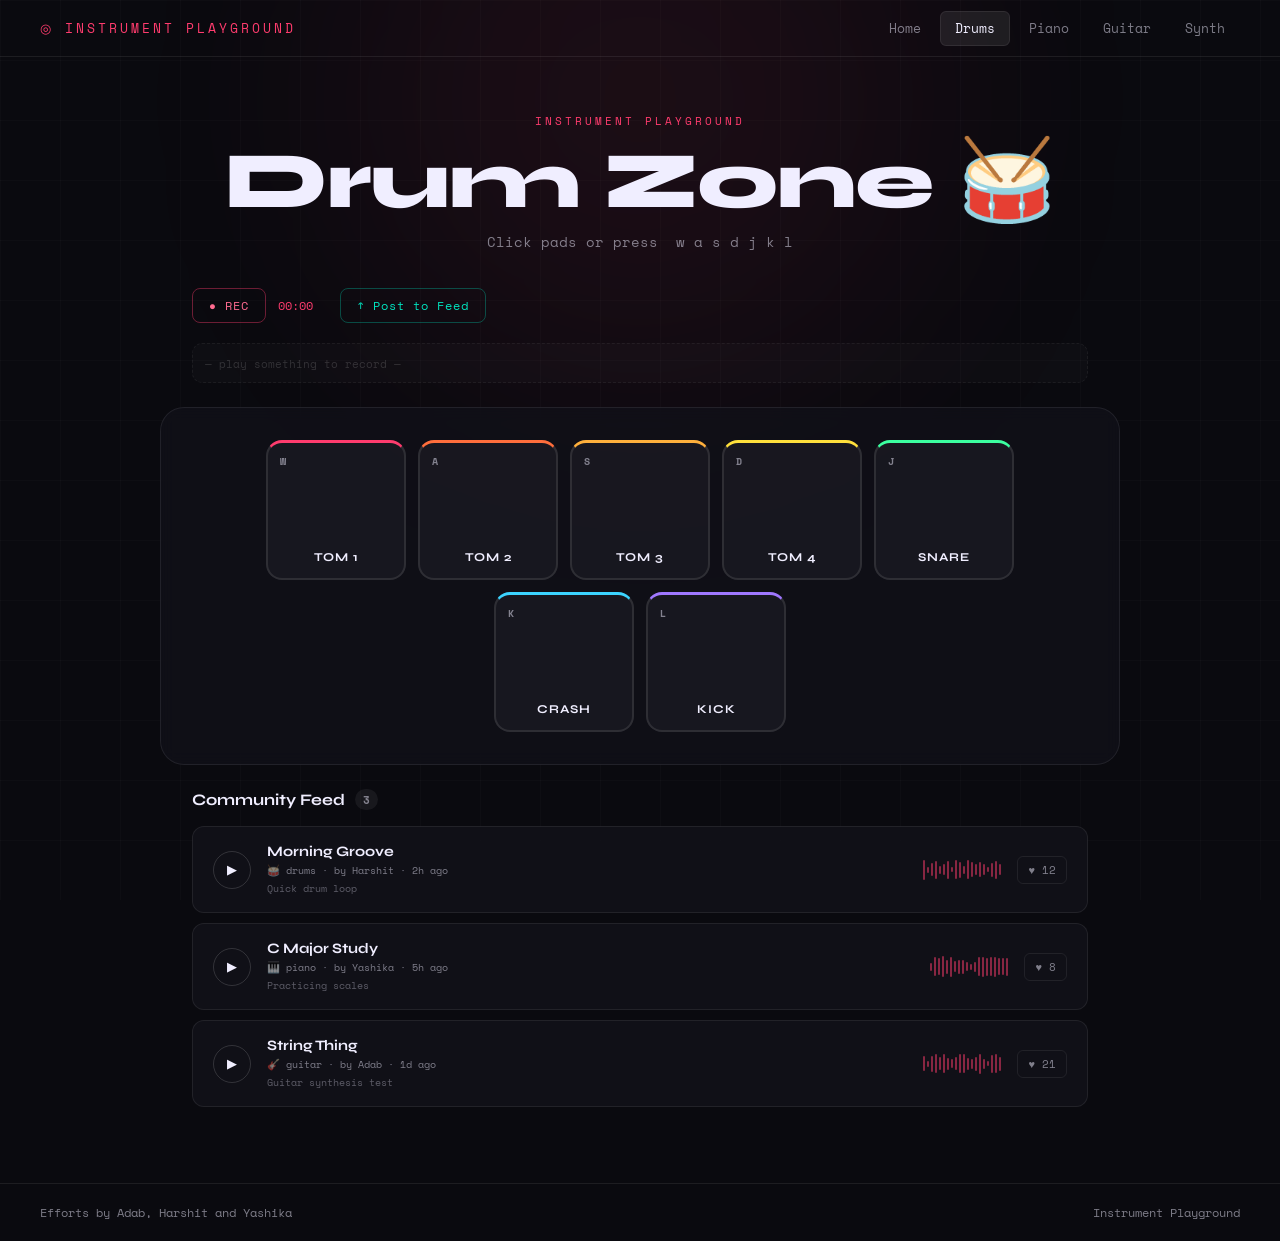
<file: index.html>
<!DOCTYPE html>
<html lang="en" dir="ltr">
<head>
  <meta charset="utf-8">
  <meta name="viewport" content="width=device-width, initial-scale=1.0">
  <title>Drum Zone · Instrument Playground</title>
  <link href="https://fonts.googleapis.com/css2?family=Space+Mono:wght@400;700&family=Syne:wght@400;700;800&display=swap" rel="stylesheet">
  <link rel="stylesheet" href="./styles.css">
  <style>
    body { --accent: #ff3c6e; --accent-glow: rgba(255,60,110,0.12); }

    .drum {
      background-color: rgba(255,255,255,0.04);
      flex-direction: column;
      justify-content: flex-end;
      padding-bottom: 14px;
      gap: 4px;
    }

    .pad-w  { border-top: 3px solid #ff3c6e; }
    .pad-a  { border-top: 3px solid #ff6e3c; }
    .pad-s  { border-top: 3px solid #ffb03c; }
    .pad-d  { border-top: 3px solid #ffe03c; }
    .pad-j  { border-top: 3px solid #3cffa0; }
    .pad-k  { border-top: 3px solid #3cd4ff; }
    .pad-l  { border-top: 3px solid #a078ff; }
  </style>
</head>
<body data-instrument="drums" data-emoji="🥁">
  <div class="glow"></div>

  <nav>
    <a class="logo" href="./home.html">◎ Instrument Playground</a>
    <ul class="nav-links">
      <li><a href="./home.html">Home</a></li>
      <li><a href="./index.html" class="active">Drums</a></li>
      <li><a href="./piano.html">Piano</a></li>
      <li><a href="./guitar.html">Guitar</a></li>
      <li><a href="./synth.html">Synth</a></li>
    </ul>
  </nav>

  <header class="page-hero">
    <span class="page-tag">Instrument Playground</span>
    <h1>Drum Zone 🥁</h1>
    <p>Click pads or press &nbsp;w a s d j k l</p>
  </header>

  <!-- Record controls -->
  <div class="controls-bar">
    <button class="ctrl-btn record">● REC</button>
    <span class="rec-timer">00:00</span>
    <button class="ctrl-btn post">↑ Post to Feed</button>
  </div>

  <!-- Sequence strip -->
  <div class="sequence-strip">
    <div class="sequence-events">
      <span class="seq-empty">— play something to record —</span>
    </div>
  </div>

  <!-- Drum pads -->
  <section class="instrument-card">
    <div class="set">
      <button class="w drum pad-w" data-key="w">
        <span class="key-label">W</span>
        <span class="pad-name">TOM 1</span>
      </button>
      <button class="a drum pad-a" data-key="a">
        <span class="key-label">A</span>
        <span class="pad-name">TOM 2</span>
      </button>
      <button class="s drum pad-s" data-key="s">
        <span class="key-label">S</span>
        <span class="pad-name">TOM 3</span>
      </button>
      <button class="d drum pad-d" data-key="d">
        <span class="key-label">D</span>
        <span class="pad-name">TOM 4</span>
      </button>
      <button class="j drum pad-j" data-key="j">
        <span class="key-label">J</span>
        <span class="pad-name">SNARE</span>
      </button>
      <button class="k drum pad-k" data-key="k">
        <span class="key-label">K</span>
        <span class="pad-name">CRASH</span>
      </button>
      <button class="l drum pad-l" data-key="l">
        <span class="key-label">L</span>
        <span class="pad-name">KICK</span>
      </button>
    </div>
  </section>

  <!-- Community Feed -->
  <div class="feed-section">
    <div class="feed-header">
      Community Feed <span class="feed-count" id="feedCount">0</span>
    </div>
    <div class="feed-list" id="feedList"></div>
  </div>

  <!-- Post Modal -->
  <div class="modal-overlay" id="postModal">
    <div class="modal">
      <h3>🥁 Share Your Beat</h3>
      <input type="hidden" id="postInstrument">
      <input type="hidden" id="postEmoji">
      <label>Title</label>
      <input type="text" id="postTitle" placeholder="My sick groove...">
      <label>Your Name</label>
      <input type="text" id="postAuthor" placeholder="Harshit">
      <label>Description (optional)</label>
      <textarea id="postDesc" placeholder="What did you make?"></textarea>
      <div class="modal-actions">
        <button class="btn-cancel" onclick="closePostModal()">Cancel</button>
        <button class="btn-post" onclick="submitPost()">Post It ↗</button>
      </div>
    </div>
  </div>

  <footer>
    <span>Efforts by Adab, Harshit and Yashika</span>
    <span>Instrument Playground</span>
  </footer>

  <script>
    var audioCtx;

    function getAudioCtx() {
      if (!audioCtx) audioCtx = new (window.AudioContext || window.webkitAudioContext)();
      return audioCtx;
    }

    // Synthesize drum sounds using Web Audio
    function playDrum(type) {
      const ctx = getAudioCtx();
      const now = ctx.currentTime;

      if (type === 'kick') {
        const osc = ctx.createOscillator();
        const gain = ctx.createGain();
        osc.connect(gain); gain.connect(ctx.destination);
        osc.frequency.setValueAtTime(150, now);
        osc.frequency.exponentialRampToValueAtTime(0.01, now + 0.5);
        gain.gain.setValueAtTime(1, now);
        gain.gain.exponentialRampToValueAtTime(0.001, now + 0.5);
        osc.start(now); osc.stop(now + 0.5);
      }
      else if (type === 'snare') {
        const buf = ctx.createBuffer(1, ctx.sampleRate * 0.2, ctx.sampleRate);
        const d = buf.getChannelData(0);
        for (let i = 0; i < d.length; i++) d[i] = (Math.random() * 2 - 1);
        const src = ctx.createBufferSource();
        src.buffer = buf;
        const gain = ctx.createGain();
        const filt = ctx.createBiquadFilter();
        filt.type = 'highpass'; filt.frequency.value = 1000;
        src.connect(filt); filt.connect(gain); gain.connect(ctx.destination);
        gain.gain.setValueAtTime(0.8, now);
        gain.gain.exponentialRampToValueAtTime(0.001, now + 0.2);
        src.start(now);
      }
      else if (type === 'crash') {
        const buf = ctx.createBuffer(1, ctx.sampleRate * 1.2, ctx.sampleRate);
        const d = buf.getChannelData(0);
        for (let i = 0; i < d.length; i++) d[i] = (Math.random() * 2 - 1);
        const src = ctx.createBufferSource();
        src.buffer = buf;
        const gain = ctx.createGain();
        const filt = ctx.createBiquadFilter();
        filt.type = 'highpass'; filt.frequency.value = 6000;
        src.connect(filt); filt.connect(gain); gain.connect(ctx.destination);
        gain.gain.setValueAtTime(0.6, now);
        gain.gain.exponentialRampToValueAtTime(0.001, now + 1.2);
        src.start(now);
      }
      else if (type.startsWith('tom')) {
        const freq = { tom1: 200, tom2: 160, tom3: 130, tom4: 100 }[type] || 150;
        const osc = ctx.createOscillator();
        const gain = ctx.createGain();
        osc.connect(gain); gain.connect(ctx.destination);
        osc.frequency.setValueAtTime(freq, now);
        osc.frequency.exponentialRampToValueAtTime(freq * 0.4, now + 0.3);
        gain.gain.setValueAtTime(0.9, now);
        gain.gain.exponentialRampToValueAtTime(0.001, now + 0.3);
        osc.start(now); osc.stop(now + 0.3);
      }
    }

    function makeSound(key) {
      switch(key) {
        case 'w': playDrum('tom1'); break;
        case 'a': playDrum('tom2'); break;
        case 's': playDrum('tom3'); break;
        case 'd': playDrum('tom4'); break;
        case 'j': playDrum('snare'); break;
        case 'k': playDrum('crash'); break;
        case 'l': playDrum('kick'); break;
      }
    }
  </script>
  <script src="./shared.js"></script>
</body>
</html>
</file>
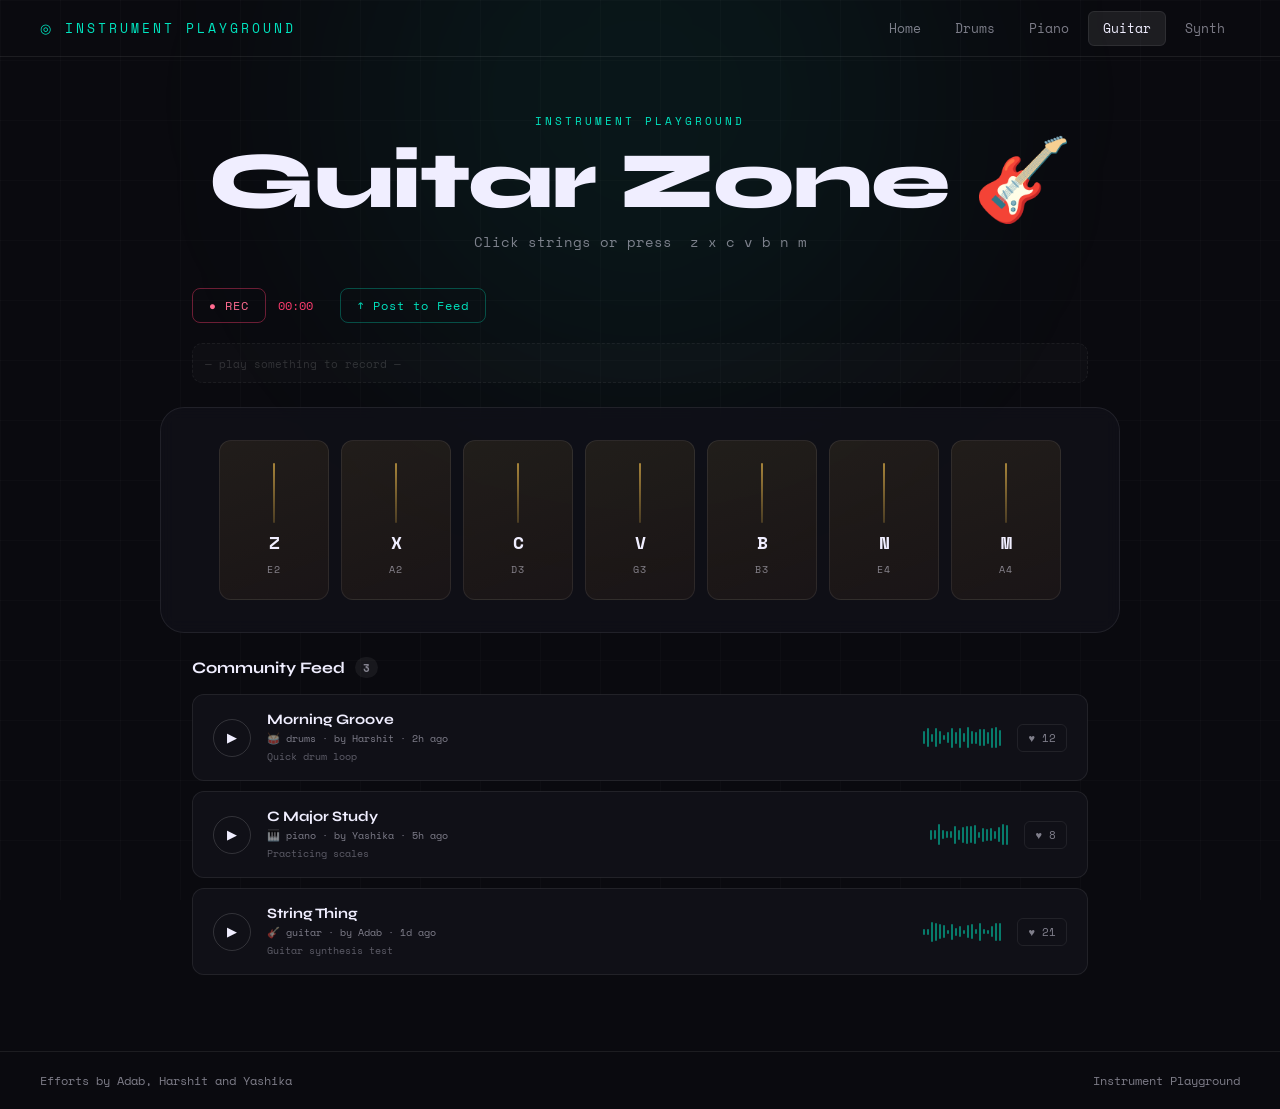
<file: guitar.html>
<!DOCTYPE html>
<html lang="en" dir="ltr">
<head>
  <meta charset="utf-8">
  <meta name="viewport" content="width=device-width, initial-scale=1.0">
  <title>Guitar Zone · Instrument Playground</title>
  <link href="https://fonts.googleapis.com/css2?family=Space+Mono:wght@400;700&family=Syne:wght@400;700;800&display=swap" rel="stylesheet">
  <link rel="stylesheet" href="./styles.css">
  <style>
    body { --accent: #00e5c0; --accent-glow: rgba(0,229,192,0.10); }
  </style>
</head>
<body data-instrument="guitar" data-emoji="🎸">
  <div class="glow"></div>

  <nav>
    <a class="logo" href="./home.html">◎ Instrument Playground</a>
    <ul class="nav-links">
      <li><a href="./home.html">Home</a></li>
      <li><a href="./index.html">Drums</a></li>
      <li><a href="./piano.html">Piano</a></li>
      <li><a href="./guitar.html" class="active">Guitar</a></li>
      <li><a href="./synth.html">Synth</a></li>
    </ul>
  </nav>

  <header class="page-hero">
    <span class="page-tag">Instrument Playground</span>
    <h1>Guitar Zone 🎸</h1>
    <p>Click strings or press &nbsp;z x c v b n m</p>
  </header>

  <div class="controls-bar">
    <button class="ctrl-btn record">● REC</button>
    <span class="rec-timer">00:00</span>
    <button class="ctrl-btn post">↑ Post to Feed</button>
  </div>

  <div class="sequence-strip">
    <div class="sequence-events">
      <span class="seq-empty">— play something to record —</span>
    </div>
  </div>

  <section class="instrument-card">
    <div class="set" id="guitarSet"></div>
  </section>

  <div class="feed-section">
    <div class="feed-header">Community Feed <span class="feed-count" id="feedCount">0</span></div>
    <div class="feed-list" id="feedList"></div>
  </div>

  <div class="modal-overlay" id="postModal">
    <div class="modal">
      <h3>🎸 Share Your Riff</h3>
      <input type="hidden" id="postInstrument">
      <input type="hidden" id="postEmoji">
      <label>Title</label>
      <input type="text" id="postTitle" placeholder="Shredding session...">
      <label>Your Name</label>
      <input type="text" id="postAuthor" placeholder="Adab">
      <label>Description (optional)</label>
      <textarea id="postDesc" placeholder="What did you make?"></textarea>
      <div class="modal-actions">
        <button class="btn-cancel" onclick="closePostModal()">Cancel</button>
        <button class="btn-post" onclick="submitPost()">Post It ↗</button>
      </div>
    </div>
  </div>

  <footer>
    <span>Efforts by Adab, Harshit and Yashika</span>
    <span>Instrument Playground</span>
  </footer>

  <script>
    var audioCtx;

    // Guitar strings: key, note name, frequency (E2 standard ish, shifted up for audibility)
    var guitarStrings = [
      { key: 'z', note: 'E2', freq: 164.81 },
      { key: 'x', note: 'A2', freq: 220.00 },
      { key: 'c', note: 'D3', freq: 293.66 },
      { key: 'v', note: 'G3', freq: 392.00 },
      { key: 'b', note: 'B3', freq: 493.88 },
      { key: 'n', note: 'E4', freq: 329.63 },
      { key: 'm', note: 'A4', freq: 440.00 },
    ];

    // Build buttons
    const set = document.getElementById('guitarSet');
    guitarStrings.forEach(s => {
      const btn = document.createElement('button');
      btn.className = `${s.key} guitar-btn`;
      btn.dataset.key = s.key;
      btn.innerHTML = `
        <div class="string-visual"></div>
        <span class="fret-key">${s.key.toUpperCase()}</span>
        <span class="note-name">${s.note}</span>
      `;
      set.appendChild(btn);
    });

    function getCtx() {
      if (!audioCtx) audioCtx = new (window.AudioContext || window.webkitAudioContext)();
      return audioCtx;
    }

    // Karplus-Strong plucked string synthesis
    function pluckString(frequency) {
      const ctx = getCtx();
      const sampleRate = ctx.sampleRate;
      const bufLen = Math.round(sampleRate / frequency);
      const duration = 3;

      // Fill noise buffer
      const noiseLen = Math.max(bufLen, sampleRate * duration);
      const buffer = ctx.createBuffer(1, noiseLen, sampleRate);
      const data = buffer.getChannelData(0);

      // Seed with noise
      for (let i = 0; i < bufLen; i++) {
        data[i] = Math.random() * 2 - 1;
      }
      // Karplus-Strong averaging filter
      for (let i = bufLen; i < noiseLen; i++) {
        data[i] = 0.4995 * (data[i - bufLen] + data[i - bufLen + 1]);
      }

      const src = ctx.createBufferSource();
      src.buffer = buffer;

      const gain = ctx.createGain();
      gain.gain.setValueAtTime(0.9, ctx.currentTime);
      gain.gain.exponentialRampToValueAtTime(0.001, ctx.currentTime + duration);

      src.connect(gain);
      gain.connect(ctx.destination);
      src.start();
      src.stop(ctx.currentTime + duration);
    }

    function makeSound(key) {
      const s = guitarStrings.find(g => g.key === key);
      if (s) pluckString(s.freq);
    }
  </script>
  <script src="./shared.js"></script>
</body>
</html>
</file>
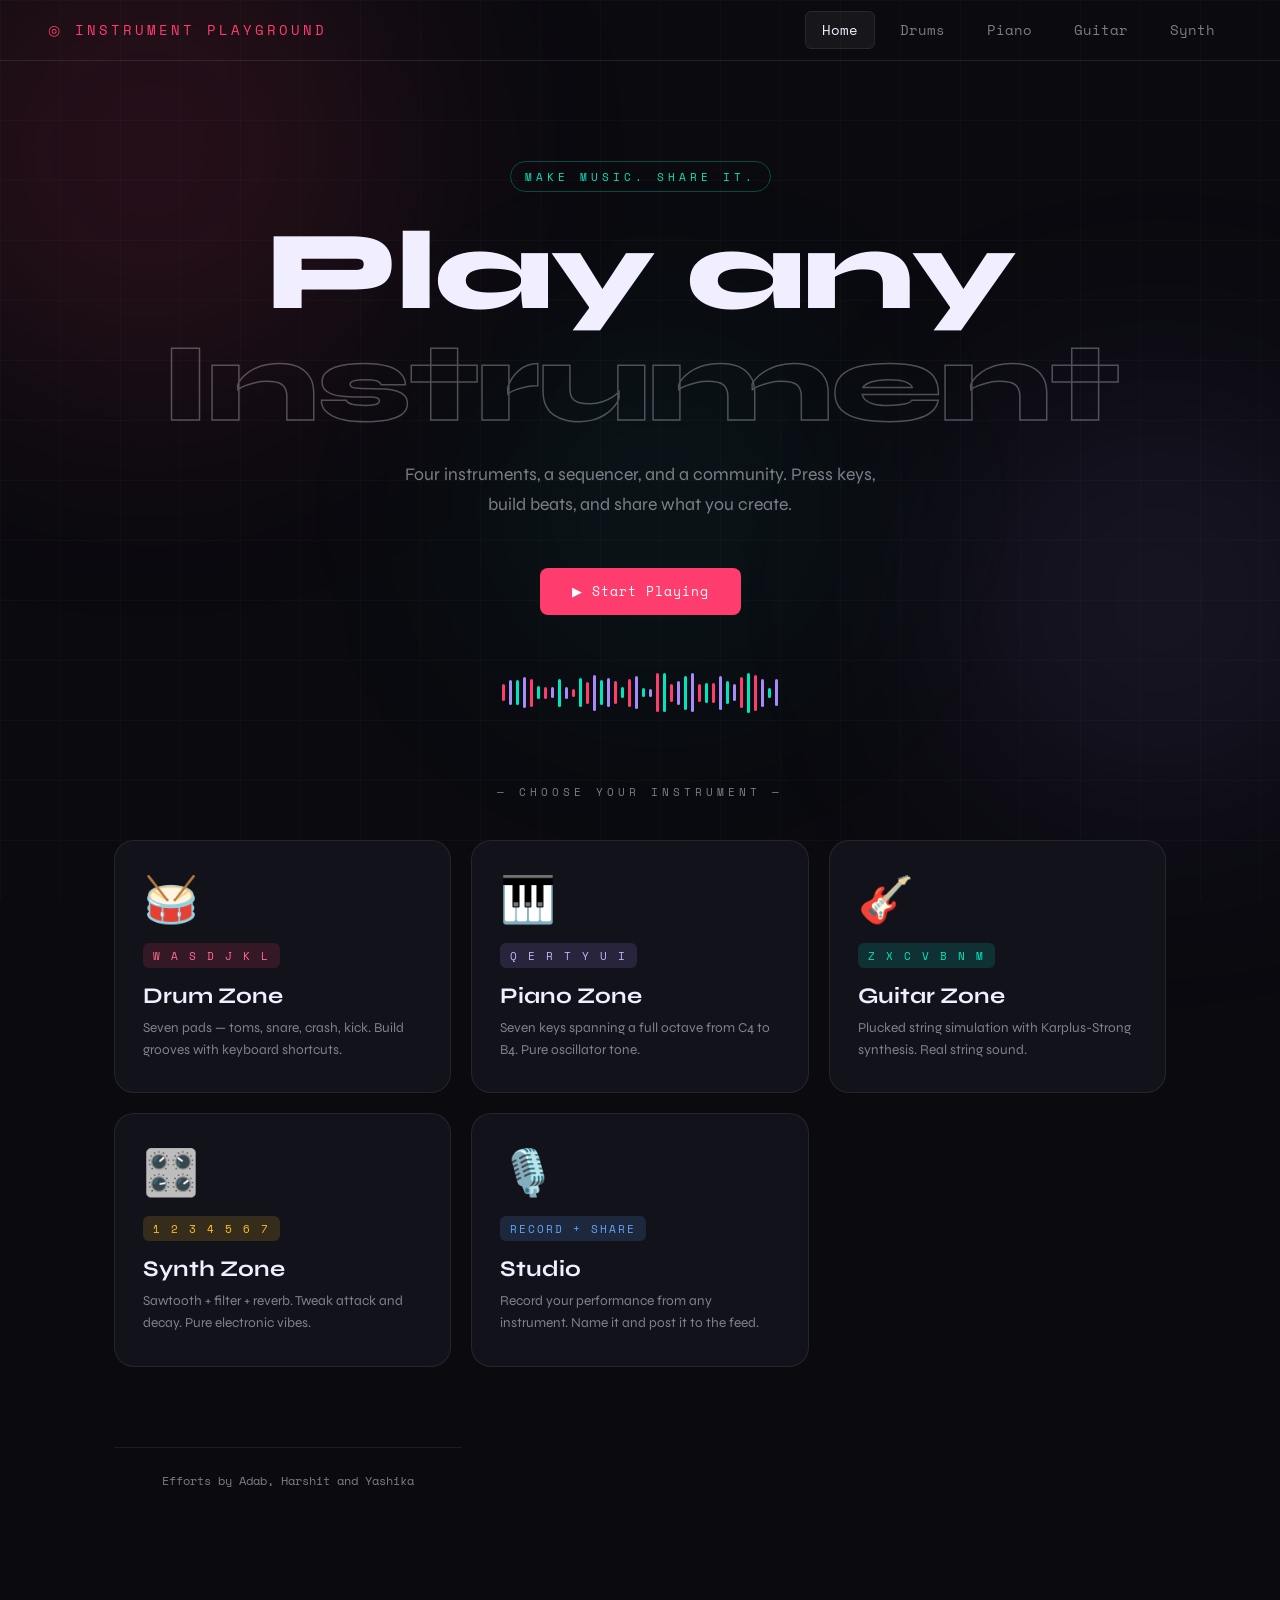
<file: home.html>
<!DOCTYPE html>
<html lang="en" dir="ltr">
<head>
  <meta charset="utf-8">
  <meta name="viewport" content="width=device-width, initial-scale=1.0">
  <title>Instrument Playground</title>
  <link href="https://fonts.googleapis.com/css2?family=Space+Mono:ital,wght@0,400;0,700;1,400&family=Syne:wght@400;700;800&display=swap" rel="stylesheet">
  <style>
    *, *::before, *::after { box-sizing: border-box; margin: 0; padding: 0; }

    :root {
      --bg: #0a0a0f;
      --surface: #12121a;
      --border: rgba(255,255,255,0.08);
      --accent: #ff3c6e;
      --accent2: #00e5c0;
      --accent3: #a78bfa;
      --text: #f0eeff;
      --muted: rgba(240,238,255,0.5);
    }

    body {
      background: var(--bg);
      color: var(--text);
      font-family: 'Syne', sans-serif;
      min-height: 100vh;
      overflow-x: hidden;
    }

    /* ── GRID LINES BACKGROUND ── */
    body::before {
      content: '';
      position: fixed;
      inset: 0;
      background-image:
        linear-gradient(rgba(255,255,255,0.025) 1px, transparent 1px),
        linear-gradient(90deg, rgba(255,255,255,0.025) 1px, transparent 1px);
      background-size: 60px 60px;
      pointer-events: none;
      z-index: 0;
    }

    .glow-orb {
      position: fixed;
      border-radius: 50%;
      filter: blur(120px);
      pointer-events: none;
      z-index: 0;
    }
    .glow-orb.one { width: 500px; height: 500px; background: rgba(255,60,110,0.12); top: -100px; left: -100px; }
    .glow-orb.two { width: 400px; height: 400px; background: rgba(167,139,250,0.1); bottom: 100px; right: -80px; }
    .glow-orb.three { width: 300px; height: 300px; background: rgba(0,229,192,0.08); top: 40%; left: 40%; }

    nav {
      position: relative;
      z-index: 10;
      display: flex;
      justify-content: space-between;
      align-items: center;
      padding: 20px 48px;
      border-bottom: 1px solid var(--border);
    }

    .logo {
      font-family: 'Space Mono', monospace;
      font-size: 0.85rem;
      letter-spacing: 3px;
      text-transform: uppercase;
      color: var(--accent);
    }

    .nav-links {
      display: flex;
      gap: 8px;
      list-style: none;
    }

    .nav-links a {
      text-decoration: none;
      color: var(--muted);
      font-size: 0.85rem;
      font-family: 'Space Mono', monospace;
      padding: 8px 16px;
      border-radius: 6px;
      border: 1px solid transparent;
      transition: all 0.2s;
    }

    .nav-links a:hover, .nav-links a.active {
      color: var(--text);
      border-color: var(--border);
      background: rgba(255,255,255,0.05);
    }

    /* ── HERO ── */
    .hero {
      position: relative;
      z-index: 1;
      text-align: center;
      padding: 100px 24px 60px;
    }

    .hero-eyebrow {
      font-family: 'Space Mono', monospace;
      font-size: 0.7rem;
      letter-spacing: 4px;
      text-transform: uppercase;
      color: var(--accent2);
      margin-bottom: 24px;
      display: inline-block;
      padding: 6px 14px;
      border: 1px solid rgba(0,229,192,0.3);
      border-radius: 99px;
    }

    .hero h1 {
      font-size: clamp(3.5rem, 9vw, 7rem);
      font-weight: 800;
      line-height: 1;
      letter-spacing: -2px;
      margin-bottom: 20px;
    }

    .hero h1 .line1 { display: block; color: var(--text); }
    .hero h1 .line2 {
      display: block;
      color: transparent;
      -webkit-text-stroke: 1.5px rgba(240,238,255,0.3);
    }

    .hero p {
      font-size: 1.1rem;
      color: var(--muted);
      max-width: 480px;
      margin: 0 auto 48px;
      line-height: 1.7;
      font-weight: 400;
    }

    .hero-cta {
      display: inline-flex;
      align-items: center;
      gap: 10px;
      background: var(--accent);
      color: white;
      text-decoration: none;
      font-family: 'Space Mono', monospace;
      font-size: 0.8rem;
      letter-spacing: 1px;
      padding: 14px 32px;
      border-radius: 8px;
      transition: transform 0.2s, opacity 0.2s;
    }
    .hero-cta:hover { transform: translateY(-2px); opacity: 0.9; }

    /* ── WAVEFORM ANIMATION ── */
    .waveform {
      display: flex;
      align-items: center;
      justify-content: center;
      gap: 4px;
      margin: 48px auto 0;
      height: 60px;
    }
    .waveform span {
      display: inline-block;
      width: 3px;
      border-radius: 2px;
      animation: wave 1.2s ease-in-out infinite;
    }
    .waveform span:nth-child(odd) { background: var(--accent); }
    .waveform span:nth-child(even) { background: var(--accent3); }
    .waveform span:nth-child(3n) { background: var(--accent2); }
    @keyframes wave {
      0%, 100% { height: 8px; }
      50% { height: 40px; }
    }

    /* ── INSTRUMENT GRID ── */
    .section-label {
      position: relative;
      z-index: 1;
      font-family: 'Space Mono', monospace;
      font-size: 0.7rem;
      letter-spacing: 4px;
      text-transform: uppercase;
      color: var(--muted);
      text-align: center;
      margin-bottom: 40px;
    }

    .instruments-grid {
      position: relative;
      z-index: 1;
      display: grid;
      grid-template-columns: repeat(auto-fit, minmax(260px, 1fr));
      gap: 20px;
      max-width: 1100px;
      margin: 0 auto;
      padding: 0 24px 80px;
    }

    .instrument-card {
      background: var(--surface);
      border: 1px solid var(--border);
      border-radius: 20px;
      padding: 32px 28px;
      text-decoration: none;
      color: inherit;
      display: block;
      position: relative;
      overflow: hidden;
      transition: transform 0.25s, border-color 0.25s;
      cursor: pointer;
    }

    .instrument-card::before {
      content: '';
      position: absolute;
      inset: 0;
      opacity: 0;
      transition: opacity 0.3s;
      border-radius: 20px;
    }

    .instrument-card:hover { transform: translateY(-4px); }
    .instrument-card:hover::before { opacity: 1; }

    .instrument-card.drums::before { background: radial-gradient(circle at top left, rgba(255,60,110,0.08), transparent 60%); }
    .instrument-card.drums:hover { border-color: rgba(255,60,110,0.3); }

    .instrument-card.piano::before { background: radial-gradient(circle at top left, rgba(167,139,250,0.08), transparent 60%); }
    .instrument-card.piano:hover { border-color: rgba(167,139,250,0.3); }

    .instrument-card.guitar::before { background: radial-gradient(circle at top left, rgba(0,229,192,0.08), transparent 60%); }
    .instrument-card.guitar:hover { border-color: rgba(0,229,192,0.3); }

    .instrument-card.synth::before { background: radial-gradient(circle at top left, rgba(251,191,36,0.08), transparent 60%); }
    .instrument-card.synth:hover { border-color: rgba(251,191,36,0.3); }

    .instrument-card.recorder::before { background: radial-gradient(circle at top left, rgba(96,165,250,0.08), transparent 60%); }
    .instrument-card.recorder:hover { border-color: rgba(96,165,250,0.3); }

    .card-icon {
      font-size: 2.8rem;
      margin-bottom: 16px;
      display: block;
    }

    .card-keys {
      font-family: 'Space Mono', monospace;
      font-size: 0.7rem;
      letter-spacing: 2px;
      text-transform: uppercase;
      padding: 4px 10px;
      border-radius: 6px;
      display: inline-block;
      margin-bottom: 14px;
    }

    .drums .card-keys { background: rgba(255,60,110,0.15); color: #ff6b90; }
    .piano .card-keys { background: rgba(167,139,250,0.15); color: #c4b5fd; }
    .guitar .card-keys { background: rgba(0,229,192,0.15); color: #00e5c0; }
    .synth .card-keys { background: rgba(251,191,36,0.15); color: #fbbf24; }
    .recorder .card-keys { background: rgba(96,165,250,0.15); color: #60a5fa; }

    .instrument-card h3 {
      font-size: 1.4rem;
      font-weight: 700;
      margin-bottom: 8px;
    }

    .instrument-card p {
      font-size: 0.85rem;
      color: var(--muted);
      line-height: 1.6;
    }

    .card-arrow {
      position: absolute;
      bottom: 24px;
      right: 24px;
      font-size: 1.2rem;
      opacity: 0;
      transform: translate(-4px, 4px);
      transition: all 0.25s;
    }
    .instrument-card:hover .card-arrow { opacity: 1; transform: translate(0, 0); }

    /* ── RECENT POSTS ── */
    .posts-section {
      position: relative;
      z-index: 1;
      max-width: 1100px;
      margin: 0 auto;
      padding: 0 24px 80px;
    }

    .section-header {
      display: flex;
      justify-content: space-between;
      align-items: center;
      margin-bottom: 32px;
    }

    .section-header h2 {
      font-size: 1.5rem;
      font-weight: 700;
    }

    .see-all {
      font-family: 'Space Mono', monospace;
      font-size: 0.75rem;
      color: var(--accent);
      text-decoration: none;
      border-bottom: 1px solid transparent;
      transition: border-color 0.2s;
    }
    .see-all:hover { border-color: var(--accent); }

    .posts-grid {
      display: grid;
      grid-template-columns: repeat(auto-fill, minmax(280px, 1fr));
      gap: 16px;
    }

    .post-card {
      background: var(--surface);
      border: 1px solid var(--border);
      border-radius: 14px;
      padding: 20px;
      cursor: pointer;
      transition: border-color 0.2s, transform 0.2s;
    }
    .post-card:hover { border-color: rgba(255,255,255,0.15); transform: translateY(-2px); }

    .post-header {
      display: flex;
      align-items: center;
      gap: 10px;
      margin-bottom: 12px;
    }

    .post-avatar {
      width: 36px;
      height: 36px;
      border-radius: 50%;
      display: flex;
      align-items: center;
      justify-content: center;
      font-size: 1rem;
      flex-shrink: 0;
    }

    .post-meta { flex: 1; min-width: 0; }
    .post-author { font-size: 0.85rem; font-weight: 700; }
    .post-time { font-size: 0.72rem; color: var(--muted); font-family: 'Space Mono', monospace; }

    .post-title { font-size: 0.95rem; font-weight: 700; margin-bottom: 6px; }
    .post-desc { font-size: 0.8rem; color: var(--muted); margin-bottom: 14px; line-height: 1.5; }

    .post-tags { display: flex; gap: 6px; flex-wrap: wrap; margin-bottom: 14px; }
    .post-tag {
      font-family: 'Space Mono', monospace;
      font-size: 0.65rem;
      letter-spacing: 1px;
      padding: 3px 8px;
      border-radius: 4px;
      border: 1px solid var(--border);
      color: var(--muted);
    }

    .post-waveform {
      height: 32px;
      background: rgba(255,255,255,0.03);
      border-radius: 6px;
      display: flex;
      align-items: center;
      justify-content: center;
      gap: 2px;
      padding: 0 8px;
      margin-bottom: 12px;
    }
    .post-waveform span {
      display: inline-block;
      width: 2px;
      background: rgba(255,255,255,0.2);
      border-radius: 1px;
    }

    .post-actions { display: flex; gap: 12px; align-items: center; }
    .post-like, .post-play {
      font-family: 'Space Mono', monospace;
      font-size: 0.7rem;
      color: var(--muted);
      background: none;
      border: 1px solid var(--border);
      border-radius: 6px;
      padding: 5px 10px;
      cursor: pointer;
      transition: all 0.2s;
    }
    .post-play { background: rgba(255,60,110,0.1); color: #ff6b90; border-color: rgba(255,60,110,0.3); }
    .post-like:hover { background: rgba(255,255,255,0.05); color: var(--text); }
    .post-play:hover { background: rgba(255,60,110,0.2); }

    /* ── FOOTER ── */
    footer {
      position: relative;
      z-index: 1;
      border-top: 1px solid var(--border);
      padding: 24px 48px;
      display: flex;
      justify-content: space-between;
      align-items: center;
      font-family: 'Space Mono', monospace;
      font-size: 0.75rem;
      color: var(--muted);
    }

    @media (max-width: 640px) {
      nav { padding: 16px 20px; }
      .hero { padding: 60px 20px 40px; }
      .instruments-grid { padding: 0 20px 60px; }
      footer { padding: 20px; flex-direction: column; gap: 8px; text-align: center; }
    }
  </style>
</head>
<body>
  <div class="glow-orb one"></div>
  <div class="glow-orb two"></div>
  <div class="glow-orb three"></div>

  <nav>
    <span class="logo">◎ Instrument Playground</span>
    <ul class="nav-links">
      <li><a href="./home.html" class="active">Home</a></li>
      <li><a href="./index.html">Drums</a></li>
      <li><a href="./piano.html">Piano</a></li>
      <li><a href="./guitar.html">Guitar</a></li>
      <li><a href="./synth.html">Synth</a></li>
    </ul>
  </nav>

  <section class="hero">
    <span class="hero-eyebrow">Make music. Share it.</span>
    <h1>
      <span class="line1">Play any</span>
      <span class="line2">Instrument</span>
    </h1>
    <p>Four instruments, a sequencer, and a community. Press keys, build beats, and share what you create.</p>
    <a class="hero-cta" href="./index.html">▶ Start Playing</a>

    <div class="waveform" id="heroWave"></div>
  </section>

  <p class="section-label">— choose your instrument —</p>

  <div class="instruments-grid">
    <a class="instrument-card drums" href="./index.html">
      <span class="card-icon">🥁</span>
      <span class="card-keys">w a s d j k l</span>
      <h3>Drum Zone</h3>
      <p>Seven pads — toms, snare, crash, kick. Build grooves with keyboard shortcuts.</p>
      <span class="card-arrow">↗</span>
    </a>

    <a class="instrument-card piano" href="./piano.html">
      <span class="card-icon">🎹</span>
      <span class="card-keys">q e r t y u i</span>
      <h3>Piano Zone</h3>
      <p>Seven keys spanning a full octave from C4 to B4. Pure oscillator tone.</p>
      <span class="card-arrow">↗</span>
    </a>

    <a class="instrument-card guitar" href="./guitar.html">
      <span class="card-icon">🎸</span>
      <span class="card-keys">z x c v b n m</span>
      <h3>Guitar Zone</h3>
      <p>Plucked string simulation with Karplus-Strong synthesis. Real string sound.</p>
      <span class="card-arrow">↗</span>
    </a>

    <a class="instrument-card synth" href="./synth.html">
      <span class="card-icon">🎛️</span>
      <span class="card-keys">1 2 3 4 5 6 7</span>
      <h3>Synth Zone</h3>
      <p>Sawtooth + filter + reverb. Tweak attack and decay. Pure electronic vibes.</p>
      <span class="card-arrow">↗</span>
    </a>

    <a class="instrument-card recorder" href="./recorder.html">
      <span class="card-icon">🎙️</span>
      <span class="card-keys">record + share</span>
      <h3>Studio</h3>
      <p>Record your performance from any instrument. Name it and post it to the feed.</p>
      <span class="card-arrow">↗</span>
    </a>
  </div>

  <div class="posts-section">
    <div class="section-header">
 

  <footer>
    <span>Efforts by Adab, Harshit and Yashika</span>
    
  </footer>

  <script>
    // Build waveform
    const wave = document.getElementById('heroWave');
    for (let i = 0; i < 40; i++) {
      const s = document.createElement('span');
      s.style.animationDelay = (i * 0.06) + 's';
      const h = Math.random() * 32 + 8;
      s.style.height = h + 'px';
      wave.appendChild(s);
    }

    

    const grid = document.getElementById('postsGrid');
    samplePosts.forEach(post => {
      const waveHeights = Array.from({length: 30}, () => Math.floor(Math.random() * 24 + 4));
      const card = document.createElement('div');
      card.className = 'post-card';
      card.innerHTML = `
        <div class="post-header">
          <div class="post-avatar" style="background:${post.color}22;">${post.emoji}</div>
          <div class="post-meta">
            <div class="post-author">${post.author}</div>
            <div class="post-time">${post.time}</div>
          </div>
        </div>
        <div class="post-title">${post.title}</div>
        <div class="post-desc">${post.desc}</div>
        <div class="post-tags">${post.tags.map(t => `<span class="post-tag">${t}</span>`).join('')}</div>
        <div class="post-waveform">${waveHeights.map(h => `<span style="height:${h}px"></span>`).join('')}</div>
        <div class="post-actions">
          <button class="post-play">▶ Play</button>
          <button class="post-like">♥ ${post.likes}</button>
        </div>
      `;
      grid.appendChild(card);
    });
  </script>
</body>
</html>
</file>
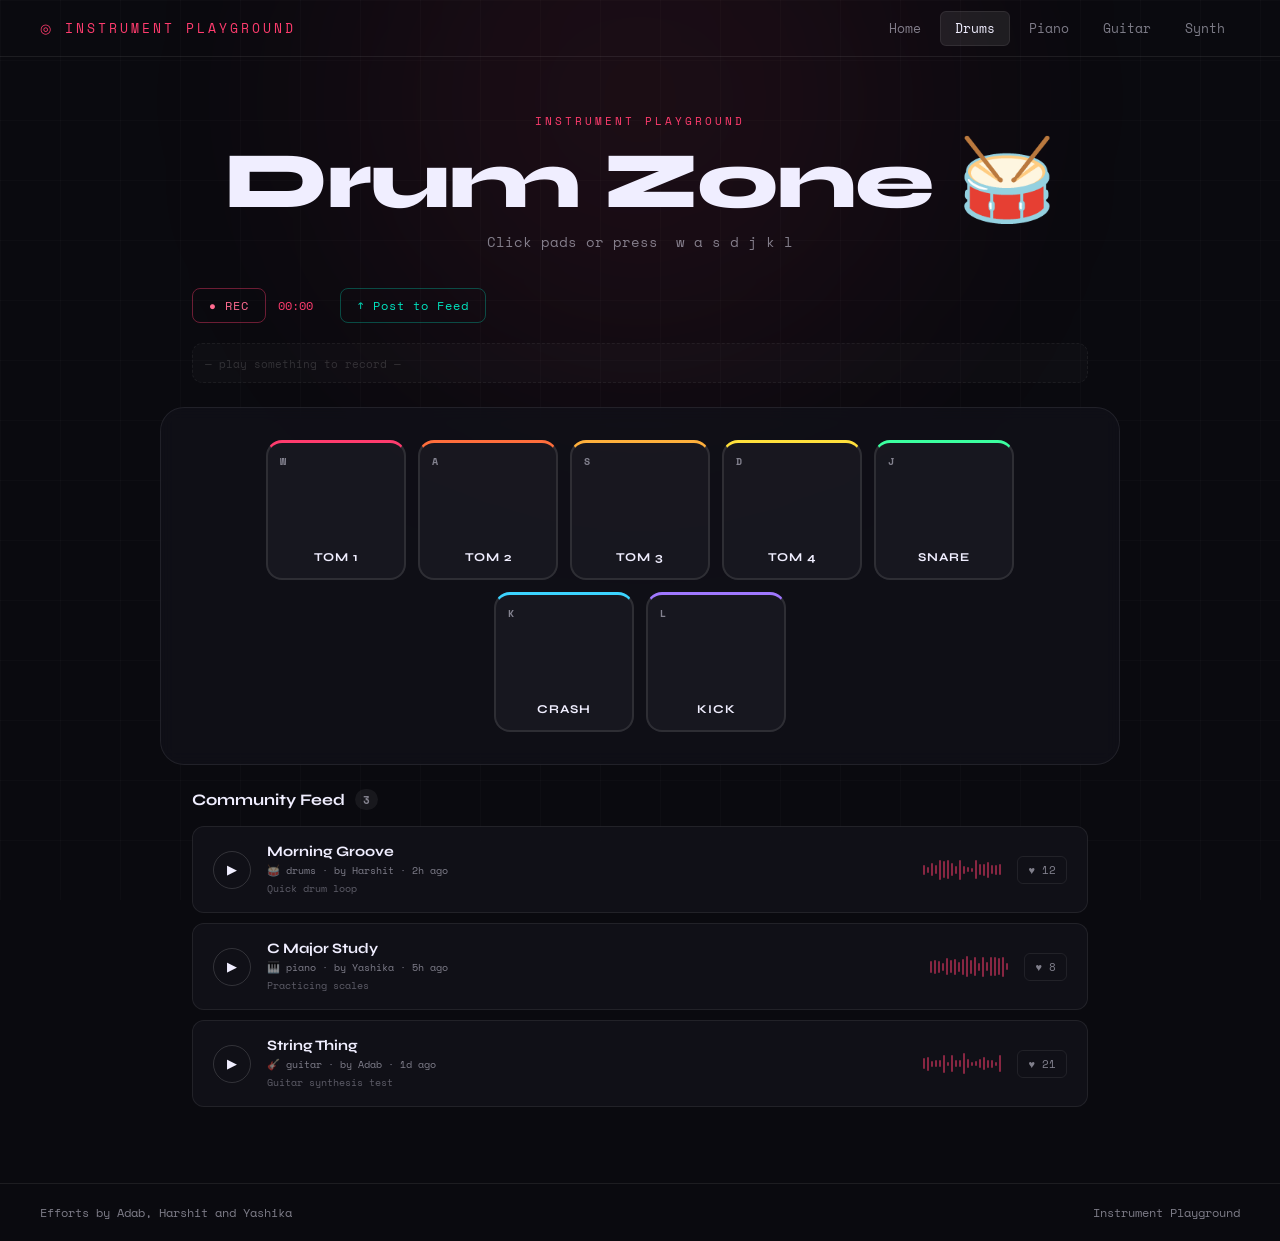
<file: index (2).html>
<!DOCTYPE html>
<html lang="en" dir="ltr">
<head>
  <meta charset="utf-8">
  <meta name="viewport" content="width=device-width, initial-scale=1.0">
  <title>Drum Zone · Instrument Playground</title>
  <link href="https://fonts.googleapis.com/css2?family=Space+Mono:wght@400;700&family=Syne:wght@400;700;800&display=swap" rel="stylesheet">
  <link rel="stylesheet" href="./styles.css">
  <style>
    body { --accent: #ff3c6e; --accent-glow: rgba(255,60,110,0.12); }

    .drum {
      background-color: rgba(255,255,255,0.04);
      flex-direction: column;
      justify-content: flex-end;
      padding-bottom: 14px;
      gap: 4px;
    }

    .pad-w  { border-top: 3px solid #ff3c6e; }
    .pad-a  { border-top: 3px solid #ff6e3c; }
    .pad-s  { border-top: 3px solid #ffb03c; }
    .pad-d  { border-top: 3px solid #ffe03c; }
    .pad-j  { border-top: 3px solid #3cffa0; }
    .pad-k  { border-top: 3px solid #3cd4ff; }
    .pad-l  { border-top: 3px solid #a078ff; }
  </style>
</head>
<body data-instrument="drums" data-emoji="🥁">
  <div class="glow"></div>

  <nav>
    <a class="logo" href="./home.html">◎ Instrument Playground</a>
    <ul class="nav-links">
      <li><a href="./home.html">Home</a></li>
      <li><a href="./index (2).html" class="active">Drums</a></li>
      <li><a href="./piano.html">Piano</a></li>
      <li><a href="./guitar.html">Guitar</a></li>
      <li><a href="./synth.html">Synth</a></li>
    </ul>
  </nav>

  <header class="page-hero">
    <span class="page-tag">Instrument Playground</span>
    <h1>Drum Zone 🥁</h1>
    <p>Click pads or press &nbsp;w a s d j k l</p>
  </header>

  <!-- Record controls -->
  <div class="controls-bar">
    <button class="ctrl-btn record">● REC</button>
    <span class="rec-timer">00:00</span>
    <button class="ctrl-btn post">↑ Post to Feed</button>
  </div>

  <!-- Sequence strip -->
  <div class="sequence-strip">
    <div class="sequence-events">
      <span class="seq-empty">— play something to record —</span>
    </div>
  </div>

  <!-- Drum pads -->
  <section class="instrument-card">
    <div class="set">
      <button class="w drum pad-w" data-key="w">
        <span class="key-label">W</span>
        <span class="pad-name">TOM 1</span>
      </button>
      <button class="a drum pad-a" data-key="a">
        <span class="key-label">A</span>
        <span class="pad-name">TOM 2</span>
      </button>
      <button class="s drum pad-s" data-key="s">
        <span class="key-label">S</span>
        <span class="pad-name">TOM 3</span>
      </button>
      <button class="d drum pad-d" data-key="d">
        <span class="key-label">D</span>
        <span class="pad-name">TOM 4</span>
      </button>
      <button class="j drum pad-j" data-key="j">
        <span class="key-label">J</span>
        <span class="pad-name">SNARE</span>
      </button>
      <button class="k drum pad-k" data-key="k">
        <span class="key-label">K</span>
        <span class="pad-name">CRASH</span>
      </button>
      <button class="l drum pad-l" data-key="l">
        <span class="key-label">L</span>
        <span class="pad-name">KICK</span>
      </button>
    </div>
  </section>

  <!-- Community Feed -->
  <div class="feed-section">
    <div class="feed-header">
      Community Feed <span class="feed-count" id="feedCount">0</span>
    </div>
    <div class="feed-list" id="feedList"></div>
  </div>

  <!-- Post Modal -->
  <div class="modal-overlay" id="postModal">
    <div class="modal">
      <h3>🥁 Share Your Beat</h3>
      <input type="hidden" id="postInstrument">
      <input type="hidden" id="postEmoji">
      <label>Title</label>
      <input type="text" id="postTitle" placeholder="My sick groove...">
      <label>Your Name</label>
      <input type="text" id="postAuthor" placeholder="Harshit">
      <label>Description (optional)</label>
      <textarea id="postDesc" placeholder="What did you make?"></textarea>
      <div class="modal-actions">
        <button class="btn-cancel" onclick="closePostModal()">Cancel</button>
        <button class="btn-post" onclick="submitPost()">Post It ↗</button>
      </div>
    </div>
  </div>

  <footer>
    <span>Efforts by Adab, Harshit and Yashika</span>
    <span>Instrument Playground</span>
  </footer>

  <script>
    var audioCtx;

    function getAudioCtx() {
      if (!audioCtx) audioCtx = new (window.AudioContext || window.webkitAudioContext)();
      return audioCtx;
    }

    // Synthesize drum sounds using Web Audio
    function playDrum(type) {
      const ctx = getAudioCtx();
      const now = ctx.currentTime;

      if (type === 'kick') {
        const osc = ctx.createOscillator();
        const gain = ctx.createGain();
        osc.connect(gain); gain.connect(ctx.destination);
        osc.frequency.setValueAtTime(150, now);
        osc.frequency.exponentialRampToValueAtTime(0.01, now + 0.5);
        gain.gain.setValueAtTime(1, now);
        gain.gain.exponentialRampToValueAtTime(0.001, now + 0.5);
        osc.start(now); osc.stop(now + 0.5);
      }
      else if (type === 'snare') {
        const buf = ctx.createBuffer(1, ctx.sampleRate * 0.2, ctx.sampleRate);
        const d = buf.getChannelData(0);
        for (let i = 0; i < d.length; i++) d[i] = (Math.random() * 2 - 1);
        const src = ctx.createBufferSource();
        src.buffer = buf;
        const gain = ctx.createGain();
        const filt = ctx.createBiquadFilter();
        filt.type = 'highpass'; filt.frequency.value = 1000;
        src.connect(filt); filt.connect(gain); gain.connect(ctx.destination);
        gain.gain.setValueAtTime(0.8, now);
        gain.gain.exponentialRampToValueAtTime(0.001, now + 0.2);
        src.start(now);
      }
      else if (type === 'crash') {
        const buf = ctx.createBuffer(1, ctx.sampleRate * 1.2, ctx.sampleRate);
        const d = buf.getChannelData(0);
        for (let i = 0; i < d.length; i++) d[i] = (Math.random() * 2 - 1);
        const src = ctx.createBufferSource();
        src.buffer = buf;
        const gain = ctx.createGain();
        const filt = ctx.createBiquadFilter();
        filt.type = 'highpass'; filt.frequency.value = 6000;
        src.connect(filt); filt.connect(gain); gain.connect(ctx.destination);
        gain.gain.setValueAtTime(0.6, now);
        gain.gain.exponentialRampToValueAtTime(0.001, now + 1.2);
        src.start(now);
      }
      else if (type.startsWith('tom')) {
        const freq = { tom1: 200, tom2: 160, tom3: 130, tom4: 100 }[type] || 150;
        const osc = ctx.createOscillator();
        const gain = ctx.createGain();
        osc.connect(gain); gain.connect(ctx.destination);
        osc.frequency.setValueAtTime(freq, now);
        osc.frequency.exponentialRampToValueAtTime(freq * 0.4, now + 0.3);
        gain.gain.setValueAtTime(0.9, now);
        gain.gain.exponentialRampToValueAtTime(0.001, now + 0.3);
        osc.start(now); osc.stop(now + 0.3);
      }
    }

    function makeSound(key) {
      switch(key) {
        case 'w': playDrum('tom1'); break;
        case 'a': playDrum('tom2'); break;
        case 's': playDrum('tom3'); break;
        case 'd': playDrum('tom4'); break;
        case 'j': playDrum('snare'); break;
        case 'k': playDrum('crash'); break;
        case 'l': playDrum('kick'); break;
      }
    }
  </script>
  <script src="./shared.js"></script>
</body>
</html>
</file>
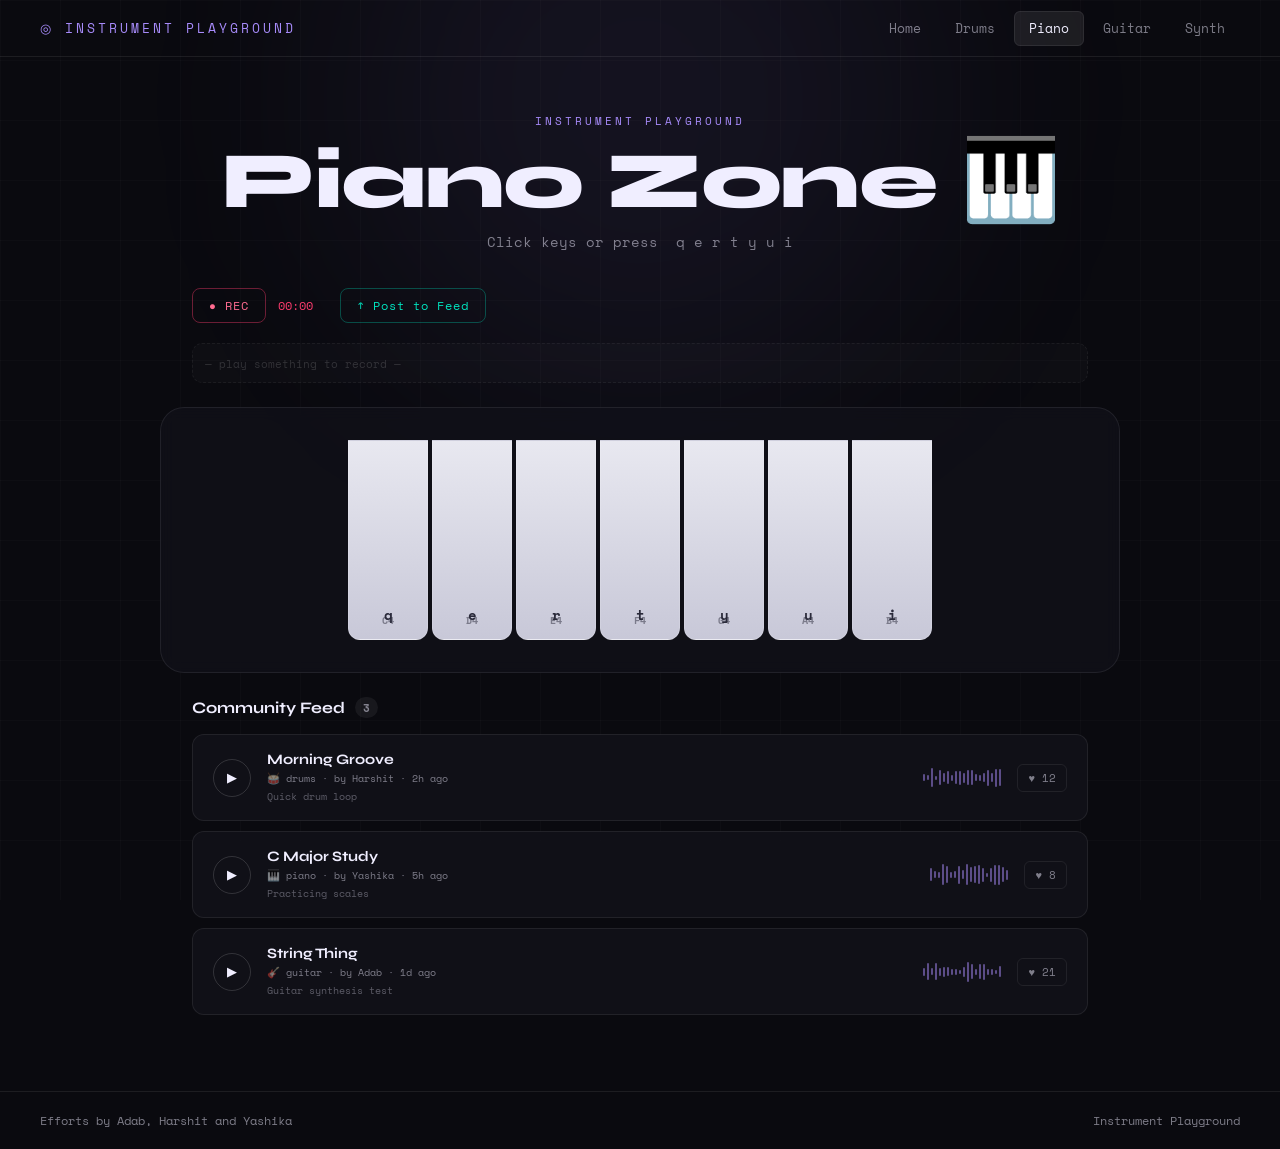
<file: piano.html>
<!DOCTYPE html>
<html lang="en" dir="ltr">
<head>
  <meta charset="utf-8">
  <meta name="viewport" content="width=device-width, initial-scale=1.0">
  <title>Piano Zone · Instrument Playground</title>
  <link href="https://fonts.googleapis.com/css2?family=Space+Mono:wght@400;700&family=Syne:wght@400;700;800&display=swap" rel="stylesheet">
  <link rel="stylesheet" href="./styles.css">
  <style>
    body { --accent: #a78bfa; --accent-glow: rgba(167,139,250,0.12); }
    .piano-set { gap: 4px; }
  </style>
</head>
<body data-instrument="piano" data-emoji="🎹">
  <div class="glow"></div>

  <nav>
    <a class="logo" href="./home.html">◎ Instrument Playground</a>
    <ul class="nav-links">
      <li><a href="./home.html">Home</a></li>
      <li><a href="./index.html">Drums</a></li>
      <li><a href="./piano.html" class="active">Piano</a></li>
      <li><a href="./guitar.html">Guitar</a></li>
      <li><a href="./synth.html">Synth</a></li>
    </ul>
  </nav>

  <header class="page-hero">
    <span class="page-tag">Instrument Playground</span>
    <h1>Piano Zone 🎹</h1>
    <p>Click keys or press &nbsp;q e r t y u i</p>
  </header>

  <div class="controls-bar">
    <button class="ctrl-btn record">● REC</button>
    <span class="rec-timer">00:00</span>
    <button class="ctrl-btn post">↑ Post to Feed</button>
  </div>

  <div class="sequence-strip">
    <div class="sequence-events">
      <span class="seq-empty">— play something to record —</span>
    </div>
  </div>

  <section class="instrument-card">
    <div class="set piano-set">
      <button class="q piano" data-key="q" data-note="C4">q</button>
      <button class="e piano" data-key="e" data-note="D4">e</button>
      <button class="r piano" data-key="r" data-note="E4">r</button>
      <button class="t piano" data-key="t" data-note="F4">t</button>
      <button class="y piano" data-key="y" data-note="G4">y</button>
      <button class="u piano" data-key="u" data-note="A4">u</button>
      <button class="i piano" data-key="i" data-note="B4">i</button>
    </div>
  </section>

  <div class="feed-section">
    <div class="feed-header">Community Feed <span class="feed-count" id="feedCount">0</span></div>
    <div class="feed-list" id="feedList"></div>
  </div>

  <div class="modal-overlay" id="postModal">
    <div class="modal">
      <h3>🎹 Share Your Melody</h3>
      <input type="hidden" id="postInstrument">
      <input type="hidden" id="postEmoji">
      <label>Title</label>
      <input type="text" id="postTitle" placeholder="Moonlight vibes...">
      <label>Your Name</label>
      <input type="text" id="postAuthor" placeholder="Yashika">
      <label>Description (optional)</label>
      <textarea id="postDesc" placeholder="What did you make?"></textarea>
      <div class="modal-actions">
        <button class="btn-cancel" onclick="closePostModal()">Cancel</button>
        <button class="btn-post" onclick="submitPost()">Post It ↗</button>
      </div>
    </div>
  </div>

  <footer>
    <span>Efforts by Adab, Harshit and Yashika</span>
    <span>Instrument Playground</span>
  </footer>

  <script>
    var audioContext;
    var pianoNotes = { q: 261.63, e: 293.66, r: 329.63, t: 349.23, y: 392.0, u: 440.0, i: 493.88 };

    function makeSound(key) {
      if (!pianoNotes[key]) return;
      if (!audioContext) audioContext = new (window.AudioContext || window.webkitAudioContext)();
      const ctx = audioContext;
      const now = ctx.currentTime;

      const osc = ctx.createOscillator();
      const gain = ctx.createGain();
      osc.type = 'triangle';
      osc.frequency.setValueAtTime(pianoNotes[key], now);
      gain.gain.setValueAtTime(0.0001, now);
      gain.gain.exponentialRampToValueAtTime(0.3, now + 0.01);
      gain.gain.exponentialRampToValueAtTime(0.0001, now + 0.7);
      osc.connect(gain); gain.connect(ctx.destination);
      osc.start(now); osc.stop(now + 0.7);
    }
  </script>
  <script src="./shared.js"></script>
</body>
</html>
</file>
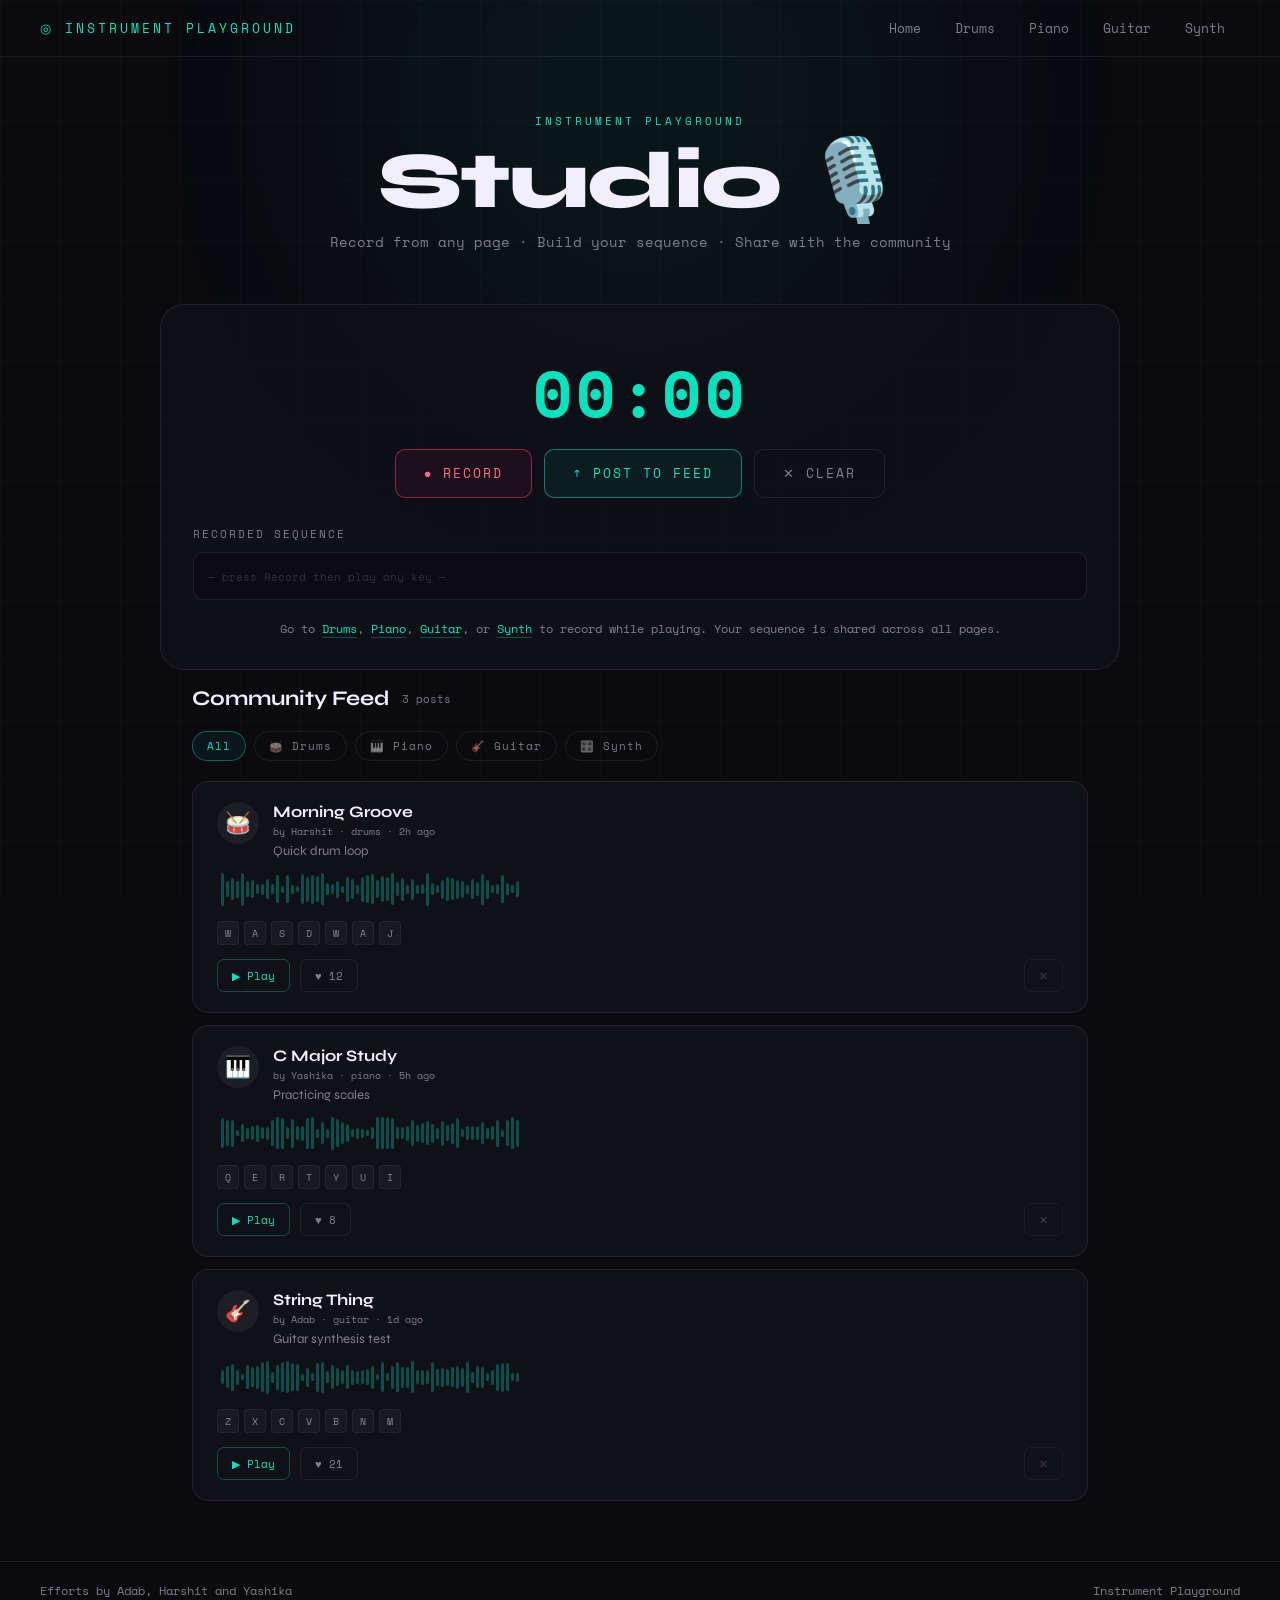
<file: recorder.html>
<!DOCTYPE html>
<html lang="en" dir="ltr">
<head>
  <meta charset="utf-8">
  <meta name="viewport" content="width=device-width, initial-scale=1.0">
  <title>Studio · Instrument Playground</title>
  <link href="https://fonts.googleapis.com/css2?family=Space+Mono:wght@400;700&family=Syne:wght@400;700;800&display=swap" rel="stylesheet">
  <link rel="stylesheet" href="./styles.css">
  <style>
    body { --accent: #00e5c0; --accent-glow: rgba(0,229,192,0.10); }

    .studio-card {
      position: relative;
      z-index: 1;
      max-width: 960px;
      margin: 16px auto;
      background: rgba(18,18,26,0.7);
      border: 1px solid var(--border);
      border-radius: 24px;
      padding: 32px;
    }

    .big-timer {
      font-family: 'Space Mono', monospace;
      font-size: 4rem;
      font-weight: 700;
      color: var(--accent);
      text-align: center;
      margin: 24px 0;
      letter-spacing: 4px;
      line-height: 1;
    }

    .studio-actions {
      display: flex;
      gap: 12px;
      justify-content: center;
      margin-bottom: 28px;
      flex-wrap: wrap;
    }

    .big-btn {
      font-family: 'Space Mono', monospace;
      font-size: 0.8rem;
      letter-spacing: 2px;
      padding: 14px 28px;
      border-radius: 10px;
      border: 1.5px solid;
      cursor: pointer;
      transition: all 0.2s;
      text-transform: uppercase;
    }

    .big-btn.rec { border-color: rgba(255,60,110,0.5); color: #ff6b90; background: rgba(255,60,110,0.06); }
    .big-btn.rec:hover { background: rgba(255,60,110,0.12); }
    .big-btn.rec.recording { background: rgba(255,60,110,0.18); animation: pulse 1s ease-in-out infinite; }
    @keyframes pulse { 0%, 100% { opacity: 1; } 50% { opacity: 0.6; } }

    .big-btn.post-btn { border-color: rgba(0,229,192,0.5); color: #00e5c0; background: rgba(0,229,192,0.06); }
    .big-btn.post-btn:hover { background: rgba(0,229,192,0.12); }

    .big-btn.clear-btn { border-color: var(--border); color: var(--muted); background: transparent; }
    .big-btn.clear-btn:hover { background: rgba(255,255,255,0.04); color: var(--text); }

    .track-label {
      font-family: 'Space Mono', monospace;
      font-size: 0.68rem;
      letter-spacing: 2px;
      text-transform: uppercase;
      color: var(--muted);
      margin-bottom: 10px;
    }

    .track-events {
      display: flex;
      gap: 5px;
      min-height: 48px;
      background: rgba(0,0,0,0.2);
      border: 1px solid var(--border);
      border-radius: 10px;
      padding: 10px 14px;
      align-items: center;
      flex-wrap: wrap;
      margin-bottom: 20px;
    }

    .track-event {
      padding: 4px 10px;
      border-radius: 5px;
      background: rgba(0,229,192,0.1);
      color: #00e5c0;
      border: 1px solid rgba(0,229,192,0.2);
      font-family: 'Space Mono', monospace;
      font-size: 0.72rem;
      animation: pop 0.15s ease;
    }
    @keyframes pop { from { transform: scale(0.7); opacity: 0; } to { transform: scale(1); opacity: 1; } }

    .instrument-tip {
      text-align: center;
      font-family: 'Space Mono', monospace;
      font-size: 0.72rem;
      color: var(--muted);
      margin-top: 8px;
    }

    .instrument-tip a {
      color: var(--accent);
      text-decoration: none;
      border-bottom: 1px solid rgba(0,229,192,0.3);
    }

    /* All posts feed */
    .all-posts {
      position: relative;
      z-index: 1;
      max-width: 960px;
      margin: 0 auto;
      padding: 0 32px 60px;
    }

    .all-posts h2 {
      font-size: 1.3rem;
      font-weight: 700;
      margin-bottom: 20px;
      display: flex;
      align-items: center;
      gap: 12px;
    }

    .filter-bar {
      display: flex;
      gap: 8px;
      margin-bottom: 20px;
      flex-wrap: wrap;
    }

    .filter-btn {
      font-family: 'Space Mono', monospace;
      font-size: 0.68rem;
      letter-spacing: 1px;
      padding: 6px 14px;
      border-radius: 99px;
      border: 1px solid var(--border);
      background: transparent;
      color: var(--muted);
      cursor: pointer;
      transition: all 0.2s;
    }

    .filter-btn.active, .filter-btn:hover {
      border-color: rgba(0,229,192,0.4);
      color: #00e5c0;
      background: rgba(0,229,192,0.06);
    }

    .posts-list { display: flex; flex-direction: column; gap: 12px; }

    .full-post-card {
      background: rgba(18,18,26,0.8);
      border: 1px solid var(--border);
      border-radius: 16px;
      padding: 20px 24px;
      transition: border-color 0.2s;
    }
    .full-post-card:hover { border-color: rgba(255,255,255,0.12); }

    .fpc-top {
      display: flex;
      align-items: flex-start;
      gap: 14px;
      margin-bottom: 12px;
    }

    .fpc-avatar {
      width: 42px; height: 42px;
      border-radius: 50%;
      background: rgba(255,255,255,0.06);
      display: flex;
      align-items: center;
      justify-content: center;
      font-size: 1.3rem;
      flex-shrink: 0;
    }

    .fpc-info { flex: 1; min-width: 0; }
    .fpc-title { font-size: 1rem; font-weight: 700; margin-bottom: 2px; }
    .fpc-meta { font-family: 'Space Mono', monospace; font-size: 0.65rem; color: var(--muted); }
    .fpc-desc { font-size: 0.82rem; color: var(--muted); margin-top: 4px; }

    .fpc-wave {
      display: flex;
      gap: 2px;
      align-items: center;
      height: 36px;
      margin-bottom: 14px;
      padding: 0 4px;
    }
    .fpc-wave span {
      display: inline-block;
      width: 3px;
      border-radius: 2px;
      background: rgba(0,229,192,0.3);
    }

    .fpc-seq {
      display: flex;
      gap: 5px;
      flex-wrap: wrap;
      margin-bottom: 14px;
    }

    .fpc-seq-key {
      font-family: 'Space Mono', monospace;
      font-size: 0.65rem;
      padding: 3px 7px;
      border-radius: 4px;
      background: rgba(255,255,255,0.04);
      border: 1px solid rgba(255,255,255,0.06);
      color: var(--muted);
    }

    .fpc-actions {
      display: flex;
      gap: 10px;
      align-items: center;
    }

    .fpc-play, .fpc-like, .fpc-delete {
      font-family: 'Space Mono', monospace;
      font-size: 0.7rem;
      padding: 7px 14px;
      border-radius: 7px;
      border: 1px solid;
      cursor: pointer;
      transition: all 0.2s;
      background: transparent;
    }

    .fpc-play { border-color: rgba(0,229,192,0.3); color: #00e5c0; }
    .fpc-play:hover { background: rgba(0,229,192,0.08); }
    .fpc-like { border-color: var(--border); color: var(--muted); }
    .fpc-like:hover { border-color: rgba(255,60,110,0.3); color: #ff6b90; }
    .fpc-like.liked { border-color: rgba(255,60,110,0.4); color: #ff3c6e; background: rgba(255,60,110,0.08); }
    .fpc-delete { border-color: rgba(255,255,255,0.05); color: rgba(255,255,255,0.2); margin-left: auto; }
    .fpc-delete:hover { border-color: rgba(255,60,110,0.2); color: rgba(255,60,110,0.5); }
  </style>
</head>
<body data-instrument="studio" data-emoji="🎙️">
  <div class="glow"></div>

  <nav>
    <a class="logo" href="./home.html">◎ Instrument Playground</a>
    <ul class="nav-links">
      <li><a href="./home.html">Home</a></li>
      <li><a href="./index.html">Drums</a></li>
      <li><a href="./piano.html">Piano</a></li>
      <li><a href="./guitar.html">Guitar</a></li>
      <li><a href="./synth.html">Synth</a></li>
    </ul>
  </nav>

  <header class="page-hero">
    <span class="page-tag">Instrument Playground</span>
    <h1>Studio 🎙️</h1>
    <p>Record from any page · Build your sequence · Share with the community</p>
  </header>

  <div class="studio-card">
    <div class="big-timer" id="bigTimer">00:00</div>

    <div class="studio-actions">
      <button class="big-btn rec" id="bigRecBtn">● Record</button>
      <button class="big-btn post-btn" id="bigPostBtn">↑ Post to Feed</button>
      <button class="big-btn clear-btn" id="bigClearBtn">✕ Clear</button>
    </div>

    <div class="track-label">Recorded Sequence</div>
    <div class="track-events" id="studioTrack">
      <span style="font-family:'Space Mono',monospace;font-size:0.7rem;color:rgba(255,255,255,0.15);">— press Record then play any key —</span>
    </div>

    <p class="instrument-tip">
      Go to <a href="./index.html">Drums</a>, <a href="./piano.html">Piano</a>, <a href="./guitar.html">Guitar</a>, or <a href="./synth.html">Synth</a> to record while playing.
      Your sequence is shared across all pages.
    </p>
  </div>

  <!-- Full Community Feed -->
  <div class="all-posts">
    <h2>
      Community Feed
      <span style="font-family:'Space Mono',monospace;font-size:0.7rem;font-weight:400;color:var(--muted);" id="postCount"></span>
    </h2>

    <div class="filter-bar">
      <button class="filter-btn active" data-filter="all">All</button>
      <button class="filter-btn" data-filter="drums">🥁 Drums</button>
      <button class="filter-btn" data-filter="piano">🎹 Piano</button>
      <button class="filter-btn" data-filter="guitar">🎸 Guitar</button>
      <button class="filter-btn" data-filter="synth">🎛️ Synth</button>
    </div>

    <div class="posts-list" id="fullFeedList"></div>
  </div>

  <!-- Post Modal -->
  <div class="modal-overlay" id="postModal">
    <div class="modal">
      <h3>🎙️ Share Your Creation</h3>
      <input type="hidden" id="postInstrument" value="studio">
      <input type="hidden" id="postEmoji" value="🎵">
      <label>Title</label>
      <input type="text" id="postTitle" placeholder="My jam...">
      <label>Your Name</label>
      <input type="text" id="postAuthor" placeholder="Your name">
      <label>Instrument</label>
      <select id="postInstrumentSelect">
        <option value="drums">🥁 Drums</option>
        <option value="piano">🎹 Piano</option>
        <option value="guitar">🎸 Guitar</option>
        <option value="synth">🎛️ Synth</option>
        <option value="studio">🎵 Mixed</option>
      </select>
      <label>Description (optional)</label>
      <textarea id="postDesc" placeholder="Tell us about it..."></textarea>
      <div class="modal-actions">
        <button class="btn-cancel" onclick="closePostModal()">Cancel</button>
        <button class="btn-post" onclick="submitStudioPost()">Post It ↗</button>
      </div>
    </div>
  </div>

  <footer>
    <span>Efforts by Adab, Harshit and Yashika</span>
    <span>Instrument Playground</span>
  </footer>

  <script>
    // Studio doesn't play sounds itself — it manages the shared state
    function makeSound() {}

    // Override shared.js renderFeed with studio version
    var currentFilter = 'all';

    function renderFullFeed() {
      const list = document.getElementById('fullFeedList');
      const countEl = document.getElementById('postCount');
      if (!list) return;

      const posts = AppState.posts.filter(p =>
        currentFilter === 'all' || p.instrument === currentFilter
      );

      if (countEl) countEl.textContent = `${posts.length} posts`;

      if (posts.length === 0) {
        list.innerHTML = `<div style="text-align:center;padding:40px;font-family:'Space Mono',monospace;font-size:0.8rem;color:var(--muted);">No posts yet — be the first!</div>`;
        return;
      }

      list.innerHTML = posts.map(post => {
        const wave = Array.from({length: 60}, () => Math.floor(Math.random() * 28 + 6));
        const seq = (post.sequence || []).slice(0, 20);
        const emojiMap = { drums:'🥁', piano:'🎹', guitar:'🎸', synth:'🎛️', studio:'🎵' };
        const emoji = post.emoji || emojiMap[post.instrument] || '🎵';
        return `
        <div class="full-post-card" id="post-${post.id}">
          <div class="fpc-top">
            <div class="fpc-avatar">${emoji}</div>
            <div class="fpc-info">
              <div class="fpc-title">${escHtml(post.title)}</div>
              <div class="fpc-meta">by ${escHtml(post.author)} · ${post.instrument} · ${timeAgo(post.time)}</div>
              ${post.desc ? `<div class="fpc-desc">${escHtml(post.desc)}</div>` : ''}
            </div>
          </div>
          <div class="fpc-wave">
            ${wave.map(h => `<span style="height:${h}px"></span>`).join('')}
          </div>
          ${seq.length > 0 ? `<div class="fpc-seq">${seq.map(k => `<span class="fpc-seq-key">${k}</span>`).join('')}${post.sequence.length > 20 ? `<span class="fpc-seq-key">+${post.sequence.length-20}</span>` : ''}</div>` : ''}
          <div class="fpc-actions">
            <button class="fpc-play" onclick="playPostSequence(${post.id})">▶ Play</button>
            <button class="fpc-like ${isLiked(post.id) ? 'liked' : ''}" onclick="toggleLike(${post.id}, this)">♥ ${post.likes}</button>
            <button class="fpc-delete" onclick="deletePost(${post.id})" title="Delete">✕</button>
          </div>
        </div>`;
      }).join('');
    }

    function deletePost(id) {
      AppState.posts = AppState.posts.filter(p => p.id !== id);
      savePosts();
      renderFullFeed();
    }

    function submitStudioPost() {
      const instrSel = document.getElementById('postInstrumentSelect');
      document.getElementById('postInstrument').value = instrSel ? instrSel.value : 'studio';
      const emojiMap = { drums:'🥁', piano:'🎹', guitar:'🎸', synth:'🎛️', studio:'🎵' };
      document.getElementById('postEmoji').value = emojiMap[instrSel.value] || '🎵';
      submitPost();
      renderFullFeed();
    }

    // Filters
    document.querySelectorAll('.filter-btn').forEach(btn => {
      btn.addEventListener('click', function() {
        document.querySelectorAll('.filter-btn').forEach(b => b.classList.remove('active'));
        this.classList.add('active');
        currentFilter = this.dataset.filter;
        renderFullFeed();
      });
    });

    // Studio rec controls
    document.getElementById('bigRecBtn').addEventListener('click', function() {
      if (AppState.recording) {
        stopRecording();
        this.classList.remove('recording');
        this.textContent = '● Record';
      } else {
        startRecording();
        this.classList.add('recording');
        this.textContent = '■ Stop';
      }
    });

    document.getElementById('bigPostBtn').addEventListener('click', function() {
      openPostModal('studio', '🎵');
    });

    document.getElementById('bigClearBtn').addEventListener('click', function() {
      AppState.sequence = [];
      AppState.recSeconds = 0;
      document.getElementById('bigTimer').textContent = '00:00';
      const track = document.getElementById('studioTrack');
      track.innerHTML = `<span style="font-family:'Space Mono',monospace;font-size:0.7rem;color:rgba(255,255,255,0.15);">— press Record then play any key —</span>`;
    });

    // Override update seq strip for studio
    function updateSeqStrip() {
      const track = document.getElementById('studioTrack');
      if (!track) return;
      if (!AppState.sequence || AppState.sequence.length === 0) {
        track.innerHTML = `<span style="font-family:'Space Mono',monospace;font-size:0.7rem;color:rgba(255,255,255,0.15);">— press Record then play any key —</span>`;
        return;
      }
      track.innerHTML = AppState.sequence.slice(-50).map(k =>
        `<span class="track-event">${k}</span>`
      ).join('');
    }

    // Override renderFeed
    function renderFeed() { renderFullFeed(); }

    // Timer display
    setInterval(() => {
      if (AppState.recording) {
        document.getElementById('bigTimer').textContent = formatTime(AppState.recSeconds);
      }
    }, 500);
  </script>
  <script src="./shared.js"></script>
  <script>
    // After shared.js loads, init studio view
    document.addEventListener('DOMContentLoaded', () => {
      renderFullFeed();
      updateSeqStrip();
    });
  </script>
</body>
</html>
</file>
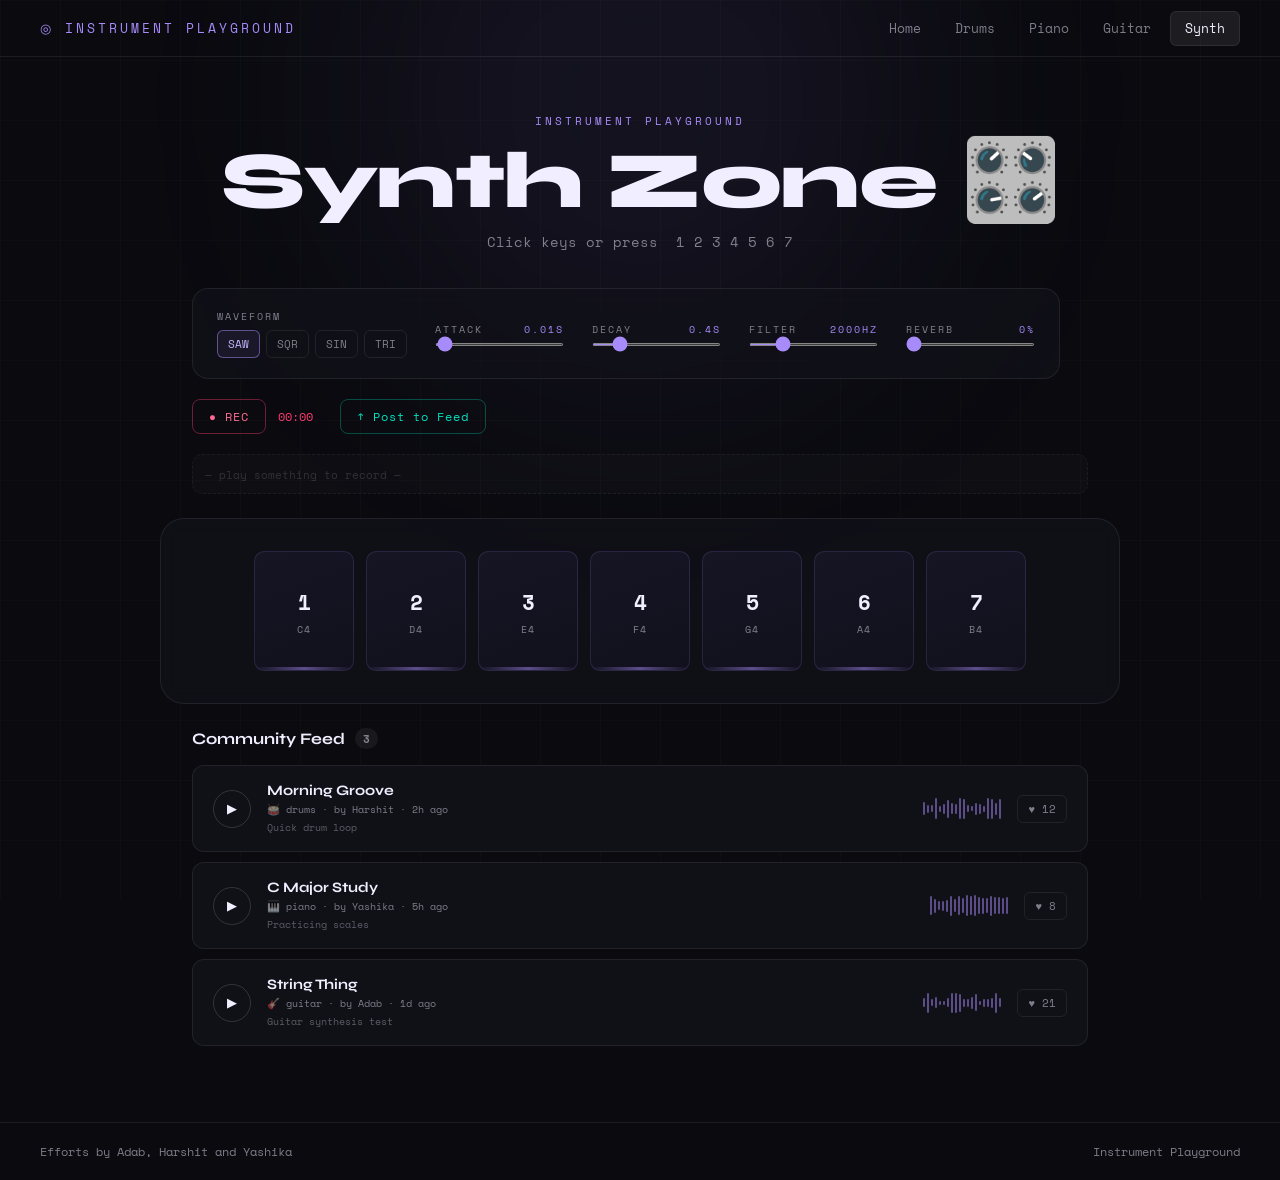
<file: synth.html>
<!DOCTYPE html>
<html lang="en" dir="ltr">
<head>
  <meta charset="utf-8">
  <meta name="viewport" content="width=device-width, initial-scale=1.0">
  <title>Synth Zone · Instrument Playground</title>
  <link href="https://fonts.googleapis.com/css2?family=Space+Mono:wght@400;700&family=Syne:wght@400;700;800&display=swap" rel="stylesheet">
  <link rel="stylesheet" href="./styles.css">
  <style>
    body { --accent: #a78bfa; --accent-glow: rgba(167,139,250,0.12); }

    .synth-controls {
      position: relative;
      z-index: 1;
      max-width: 960px;
      margin: 0 auto 20px;
      padding: 0 32px;
    }

    .synth-controls-inner {
      background: rgba(18,18,26,0.7);
      border: 1px solid var(--border);
      border-radius: 16px;
      padding: 20px 24px;
      display: flex;
      gap: 28px;
      align-items: center;
      flex-wrap: wrap;
    }

    .knob-group {
      display: flex;
      flex-direction: column;
      gap: 6px;
      min-width: 110px;
    }

    .knob-group label {
      font-family: 'Space Mono', monospace;
      font-size: 0.62rem;
      letter-spacing: 2px;
      text-transform: uppercase;
      color: var(--muted);
      display: flex;
      justify-content: space-between;
    }

    .knob-group label span {
      color: #a78bfa;
    }

    .knob-group input[type=range] {
      width: 100%;
      accent-color: #a78bfa;
      height: 3px;
    }

    .wave-picker {
      display: flex;
      gap: 6px;
      flex-wrap: wrap;
    }

    .wave-opt {
      font-family: 'Space Mono', monospace;
      font-size: 0.68rem;
      padding: 5px 10px;
      border-radius: 6px;
      border: 1px solid var(--border);
      background: transparent;
      color: var(--muted);
      cursor: pointer;
      transition: all 0.2s;
    }

    .wave-opt.active, .wave-opt:hover {
      border-color: rgba(167,139,250,0.5);
      color: #c4b5fd;
      background: rgba(167,139,250,0.08);
    }
  </style>
</head>
<body data-instrument="synth" data-emoji="🎛️">
  <div class="glow"></div>

  <nav>
    <a class="logo" href="./home.html">◎ Instrument Playground</a>
    <ul class="nav-links">
      <li><a href="./home.html">Home</a></li>
      <li><a href="./index (2).html">Drums</a></li>
      <li><a href="./piano.html">Piano</a></li>
      <li><a href="./guitar.html">Guitar</a></li>
      <li><a href="./synth.html" class="active">Synth</a></li>
    </ul>
  </nav>

  <header class="page-hero">
    <span class="page-tag">Instrument Playground</span>
    <h1>Synth Zone 🎛️</h1>
    <p>Click keys or press &nbsp;1 2 3 4 5 6 7</p>
  </header>

  <!-- Synth Controls -->
  <div class="synth-controls">
    <div class="synth-controls-inner">
      <div style="display:flex;flex-direction:column;gap:6px;">
        <span style="font-family:'Space Mono',monospace;font-size:0.62rem;letter-spacing:2px;text-transform:uppercase;color:var(--muted);">Waveform</span>
        <div class="wave-picker">
          <button class="wave-opt active" data-wave="sawtooth">SAW</button>
          <button class="wave-opt" data-wave="square">SQR</button>
          <button class="wave-opt" data-wave="sine">SIN</button>
          <button class="wave-opt" data-wave="triangle">TRI</button>
        </div>
      </div>

      <div class="knob-group">
        <label>Attack <span id="atkVal">0.01s</span></label>
        <input type="range" id="atkKnob" min="0.001" max="0.5" step="0.001" value="0.01">
      </div>

      <div class="knob-group">
        <label>Decay <span id="decVal">0.4s</span></label>
        <input type="range" id="decKnob" min="0.05" max="2.0" step="0.05" value="0.4">
      </div>

      <div class="knob-group">
        <label>Filter <span id="filtVal">2000Hz</span></label>
        <input type="range" id="filtKnob" min="200" max="8000" step="100" value="2000">
      </div>

      <div class="knob-group">
        <label>Reverb <span id="revVal">0%</span></label>
        <input type="range" id="revKnob" min="0" max="1" step="0.01" value="0">
      </div>
    </div>
  </div>

  <div class="controls-bar">
    <button class="ctrl-btn record">● REC</button>
    <span class="rec-timer">00:00</span>
    <button class="ctrl-btn post">↑ Post to Feed</button>
  </div>

  <div class="sequence-strip">
    <div class="sequence-events">
      <span class="seq-empty">— play something to record —</span>
    </div>
  </div>

  <section class="instrument-card">
    <div class="set" id="synthSet"></div>
  </section>

  <div class="feed-section">
    <div class="feed-header">Community Feed <span class="feed-count" id="feedCount">0</span></div>
    <div class="feed-list" id="feedList"></div>
  </div>

  <div class="modal-overlay" id="postModal">
    <div class="modal">
      <h3>🎛️ Share Your Synth Track</h3>
      <input type="hidden" id="postInstrument">
      <input type="hidden" id="postEmoji">
      <label>Title</label>
      <input type="text" id="postTitle" placeholder="Electronic dream...">
      <label>Your Name</label>
      <input type="text" id="postAuthor" placeholder="Your name">
      <label>Description (optional)</label>
      <textarea id="postDesc" placeholder="What did you make?"></textarea>
      <div class="modal-actions">
        <button class="btn-cancel" onclick="closePostModal()">Cancel</button>
        <button class="btn-post" onclick="submitPost()">Post It ↗</button>
      </div>
    </div>
  </div>

  <footer>
    <span>Efforts by Adab, Harshit and Yashika </span>
    <span>Instrument Playground</span>
  </footer>

  <script>
    var audioCtx;
    var synthWave = 'sawtooth';
    var synthAtk = 0.01;
    var synthDec = 0.4;
    var synthFilt = 2000;
    var synthRev = 0;
    var reverbNode = null;

    var synthNotes = [
      { key: '1', note: 'C4', freq: 261.63 },
      { key: '2', note: 'D4', freq: 293.66 },
      { key: '3', note: 'E4', freq: 329.63 },
      { key: '4', note: 'F4', freq: 349.23 },
      { key: '5', note: 'G4', freq: 392.00 },
      { key: '6', note: 'A4', freq: 440.00 },
      { key: '7', note: 'B4', freq: 493.88 },
    ];

    // Build keys
    const set = document.getElementById('synthSet');
    synthNotes.forEach(n => {
      const btn = document.createElement('button');
      btn.className = `${CSS.escape(n.key)} synth-btn`;
      btn.dataset.key = n.key;
      btn.innerHTML = `<span class="synth-key">${n.key}</span><span class="synth-note">${n.note}</span><div class="synth-bar"></div>`;
      set.appendChild(btn);
    });

    function getCtx() {
      if (!audioCtx) audioCtx = new (window.AudioContext || window.webkitAudioContext)();
      return audioCtx;
    }

    function createReverb(ctx, mix) {
      const convolver = ctx.createConvolver();
      const len = ctx.sampleRate * 2;
      const buf = ctx.createBuffer(2, len, ctx.sampleRate);
      for (let c = 0; c < 2; c++) {
        const d = buf.getChannelData(c);
        for (let i = 0; i < len; i++) d[i] = (Math.random() * 2 - 1) * Math.pow(1 - i / len, 2);
      }
      convolver.buffer = buf;
      return convolver;
    }

    function makeSound(key) {
      const note = synthNotes.find(n => n.key === key);
      if (!note) return;
      const ctx = getCtx();
      const now = ctx.currentTime;

      const osc = ctx.createOscillator();
      const gain = ctx.createGain();
      const filter = ctx.createBiquadFilter();

      osc.type = synthWave;
      osc.frequency.setValueAtTime(note.freq, now);

      filter.type = 'lowpass';
      filter.frequency.setValueAtTime(synthFilt, now);
      filter.Q.setValueAtTime(2, now);

      gain.gain.setValueAtTime(0.0001, now);
      gain.gain.exponentialRampToValueAtTime(0.3, now + synthAtk);
      gain.gain.exponentialRampToValueAtTime(0.0001, now + synthAtk + synthDec);

      osc.connect(filter);

      if (synthRev > 0.01) {
        const dry = ctx.createGain();
        const wet = ctx.createGain();
        const rev = createReverb(ctx);
        dry.gain.value = 1 - synthRev;
        wet.gain.value = synthRev;
        filter.connect(dry); filter.connect(rev);
        dry.connect(gain); rev.connect(wet); wet.connect(gain);
      } else {
        filter.connect(gain);
      }

      gain.connect(ctx.destination);
      osc.start(now);
      osc.stop(now + synthAtk + synthDec + 0.05);
    }

    // Knob wiring
    document.getElementById('atkKnob').addEventListener('input', function() {
      synthAtk = parseFloat(this.value);
      document.getElementById('atkVal').textContent = synthAtk.toFixed(3) + 's';
    });
    document.getElementById('decKnob').addEventListener('input', function() {
      synthDec = parseFloat(this.value);
      document.getElementById('decVal').textContent = synthDec.toFixed(2) + 's';
    });
    document.getElementById('filtKnob').addEventListener('input', function() {
      synthFilt = parseInt(this.value);
      document.getElementById('filtVal').textContent = synthFilt + 'Hz';
    });
    document.getElementById('revKnob').addEventListener('input', function() {
      synthRev = parseFloat(this.value);
      document.getElementById('revVal').textContent = Math.round(synthRev * 100) + '%';
    });

    document.querySelectorAll('.wave-opt').forEach(btn => {
      btn.addEventListener('click', function() {
        document.querySelectorAll('.wave-opt').forEach(b => b.classList.remove('active'));
        this.classList.add('active');
        synthWave = this.dataset.wave;
      });
    });
  </script>
  <script src="./shared.js"></script>
</body>
</html>
</file>
<file: styles.css>
*, *::before, *::after { box-sizing: border-box; margin: 0; padding: 0; }

:root {
  --bg: #0a0a0f;
  --surface: #12121a;
  --border: rgba(255,255,255,0.08);
  --text: #f0eeff;
  --muted: rgba(240,238,255,0.5);

  /* per-page accents set on body */
  --accent: #ff3c6e;
  --accent-glow: rgba(255,60,110,0.12);
}

body {
  background: var(--bg);
  color: var(--text);
  font-family: 'Syne', sans-serif;
  min-height: 100vh;
  overflow-x: hidden;
}

body::before {
  content: '';
  position: fixed;
  inset: 0;
  background-image:
    linear-gradient(rgba(255,255,255,0.02) 1px, transparent 1px),
    linear-gradient(90deg, rgba(255,255,255,0.02) 1px, transparent 1px);
  background-size: 60px 60px;
  pointer-events: none;
  z-index: 0;
}

.glow {
  position: fixed;
  width: 600px; height: 600px;
  border-radius: 50%;
  filter: blur(130px);
  pointer-events: none;
  z-index: 0;
  top: -200px; left: 50%;
  transform: translateX(-50%);
  background: var(--accent-glow);
  opacity: 0.6;
}

/* ── NAV ── */
nav {
  position: relative;
  z-index: 10;
  display: flex;
  justify-content: space-between;
  align-items: center;
  padding: 18px 40px;
  border-bottom: 1px solid var(--border);
}

.logo {
  font-family: 'Space Mono', monospace;
  font-size: 0.8rem;
  letter-spacing: 3px;
  text-transform: uppercase;
  color: var(--accent);
  text-decoration: none;
}

.nav-links {
  display: flex;
  gap: 4px;
  list-style: none;
}

.nav-links a {
  text-decoration: none;
  color: var(--muted);
  font-size: 0.8rem;
  font-family: 'Space Mono', monospace;
  padding: 7px 14px;
  border-radius: 6px;
  border: 1px solid transparent;
  transition: all 0.2s;
}
.nav-links a:hover { color: var(--text); background: rgba(255,255,255,0.05); }
.nav-links a.active {
  color: var(--text);
  background: rgba(255,255,255,0.08);
  border-color: var(--border);
}

/* ── HERO ── */
.page-hero {
  position: relative;
  z-index: 1;
  text-align: center;
  padding: 56px 24px 36px;
}

.page-tag {
  font-family: 'Space Mono', monospace;
  font-size: 0.68rem;
  letter-spacing: 3px;
  text-transform: uppercase;
  color: var(--accent);
  margin-bottom: 12px;
  display: block;
}

.page-hero h1 {
  font-size: clamp(2.4rem, 7vw, 5rem);
  font-weight: 800;
  letter-spacing: -1.5px;
  margin-bottom: 10px;
  line-height: 1;
}

.page-hero p {
  font-size: 0.9rem;
  color: var(--muted);
  font-family: 'Space Mono', monospace;
}

/* ── INSTRUMENT CARD ── */
.instrument-card {
  position: relative;
  z-index: 1;
  max-width: 960px;
  margin: 24px auto;
  background: rgba(18,18,26,0.7);
  border: 1px solid var(--border);
  border-radius: 24px;
  padding: 32px;
  backdrop-filter: blur(8px);
}

/* ── PAD / KEY GRID ── */
.set {
  display: flex;
  flex-wrap: wrap;
  justify-content: center;
  gap: 12px;
}

/* ── DRUM PADS ── */
.drum {
  width: 140px;
  height: 140px;
  border-radius: 16px;
  border: 2px solid rgba(255,255,255,0.1);
  background: rgba(255,255,255,0.04);
  color: var(--text);
  font-family: 'Syne', sans-serif;
  font-size: 1.8rem;
  font-weight: 800;
  cursor: pointer;
  display: flex;
  flex-direction: column;
  align-items: center;
  justify-content: flex-end;
  padding-bottom: 14px;
  position: relative;
  overflow: hidden;
  transition: transform 0.08s, border-color 0.15s;
  background-size: cover;
  background-position: center;
}

.drum .key-label {
  font-family: 'Space Mono', monospace;
  font-size: 0.65rem;
  letter-spacing: 1px;
  color: var(--muted);
  text-transform: uppercase;
  position: absolute;
  top: 10px;
  left: 12px;
}

.drum .pad-name {
  font-size: 0.75rem;
  font-weight: 700;
  letter-spacing: 1px;
}

.drum:hover { border-color: rgba(255,255,255,0.2); transform: scale(1.02); }

/* ── PIANO KEYS ── */
.piano {
  width: 80px;
  height: 200px;
  border-radius: 0 0 12px 12px;
  border: 1.5px solid rgba(255,255,255,0.12);
  background: linear-gradient(180deg, #e8e8f0 0%, #c8c8d8 100%);
  color: #2a2a3a;
  font-family: 'Space Mono', monospace;
  font-size: 0.9rem;
  font-weight: 700;
  cursor: pointer;
  display: flex;
  align-items: flex-end;
  justify-content: center;
  padding-bottom: 14px;
  transition: transform 0.07s;
  position: relative;
}

.piano::after {
  content: attr(data-note);
  position: absolute;
  bottom: 12px;
  font-size: 0.6rem;
  font-family: 'Space Mono', monospace;
  color: rgba(42,42,58,0.5);
  letter-spacing: 0.5px;
}

.piano:hover { background: linear-gradient(180deg, #f0f0ff 0%, #d8d8e8 100%); }

/* ── GUITAR STRINGS ── */
.guitar-btn {
  width: 110px;
  height: 160px;
  border-radius: 12px;
  border: 1.5px solid rgba(255,255,255,0.08);
  background: linear-gradient(160deg, rgba(255,200,80,0.08), rgba(255,150,30,0.05));
  color: var(--text);
  font-family: 'Space Mono', monospace;
  font-size: 0.8rem;
  cursor: pointer;
  display: flex;
  flex-direction: column;
  align-items: center;
  justify-content: center;
  gap: 6px;
  transition: transform 0.08s, border-color 0.2s;
  position: relative;
  overflow: hidden;
}

.guitar-btn:hover { border-color: rgba(255,200,80,0.25); transform: scale(1.03); }

.guitar-btn .string-visual {
  width: 2px;
  height: 60px;
  background: linear-gradient(180deg, rgba(255,200,80,0.6), rgba(255,200,80,0.2));
  border-radius: 1px;
  transition: width 0.1s;
}
.guitar-btn:hover .string-visual { width: 3px; }

.guitar-btn .fret-key {
  font-size: 1.1rem;
  font-weight: 700;
  color: var(--text);
}
.guitar-btn .note-name {
  font-size: 0.65rem;
  color: var(--muted);
  letter-spacing: 1px;
}

/* ── SYNTH KEYS ── */
.synth-btn {
  width: 100px;
  height: 120px;
  border-radius: 10px;
  border: 1.5px solid rgba(167,139,250,0.15);
  background: linear-gradient(160deg, rgba(167,139,250,0.06), rgba(139,92,246,0.03));
  color: var(--text);
  font-family: 'Space Mono', monospace;
  font-size: 0.85rem;
  cursor: pointer;
  display: flex;
  flex-direction: column;
  align-items: center;
  justify-content: center;
  gap: 4px;
  transition: transform 0.08s, box-shadow 0.15s, border-color 0.15s;
  position: relative;
}

.synth-btn:hover {
  border-color: rgba(167,139,250,0.4);
  transform: scale(1.03);
  box-shadow: 0 0 20px rgba(167,139,250,0.12);
}

.synth-btn .synth-key { font-size: 1.3rem; font-weight: 800; }
.synth-btn .synth-note { font-size: 0.6rem; color: var(--muted); letter-spacing: 1px; }
.synth-btn .synth-bar {
  position: absolute;
  bottom: 0; left: 0; right: 0;
  height: 3px;
  background: linear-gradient(90deg, transparent, rgba(167,139,250,0.5), transparent);
  border-radius: 0 0 8px 8px;
}

/* ── PRESSED STATE ── */
.pressed {
  transform: scale(0.95) translateY(2px) !important;
  border-color: var(--accent) !important;
  opacity: 0.75;
  box-shadow: 0 0 0 2px var(--accent-glow);
}

/* ── CONTROLS BAR ── */
.controls-bar {
  position: relative;
  z-index: 1;
  max-width: 960px;
  margin: 0 auto 20px;
  padding: 0 32px;
  display: flex;
  gap: 12px;
  align-items: center;
  flex-wrap: wrap;
}

.ctrl-btn {
  font-family: 'Space Mono', monospace;
  font-size: 0.72rem;
  letter-spacing: 1px;
  padding: 8px 16px;
  border-radius: 8px;
  border: 1px solid var(--border);
  background: transparent;
  color: var(--muted);
  cursor: pointer;
  transition: all 0.2s;
}
.ctrl-btn:hover { background: rgba(255,255,255,0.06); color: var(--text); }
.ctrl-btn.record { border-color: rgba(255,60,110,0.4); color: #ff6b90; }
.ctrl-btn.record:hover { background: rgba(255,60,110,0.08); }
.ctrl-btn.record.recording { background: rgba(255,60,110,0.15); color: #ff3c6e; animation: pulse 1s ease-in-out infinite; }
@keyframes pulse { 0%, 100% { opacity: 1; } 50% { opacity: 0.6; } }

.ctrl-btn.stop { border-color: rgba(251,191,36,0.3); color: #fbbf24; }
.ctrl-btn.post { border-color: rgba(0,229,192,0.3); color: #00e5c0; }
.ctrl-btn.post:hover { background: rgba(0,229,192,0.08); }

.rec-timer {
  font-family: 'Space Mono', monospace;
  font-size: 0.75rem;
  color: #ff3c6e;
  min-width: 50px;
}

/* ── SEQUENCER STRIP ── */
.sequence-strip {
  position: relative;
  z-index: 1;
  max-width: 960px;
  margin: 0 auto 16px;
  padding: 0 32px;
}

.sequence-events {
  display: flex;
  gap: 6px;
  min-height: 40px;
  background: rgba(255,255,255,0.02);
  border: 1px dashed rgba(255,255,255,0.06);
  border-radius: 10px;
  padding: 8px 12px;
  align-items: center;
  flex-wrap: wrap;
  font-family: 'Space Mono', monospace;
  font-size: 0.7rem;
}

.seq-event {
  padding: 3px 8px;
  border-radius: 4px;
  background: rgba(255,255,255,0.06);
  color: var(--muted);
  border: 1px solid rgba(255,255,255,0.06);
  animation: pop 0.15s ease;
}
@keyframes pop { from { transform: scale(0.7); opacity: 0; } to { transform: scale(1); opacity: 1; } }

.seq-empty {
  color: rgba(255,255,255,0.15);
  font-family: 'Space Mono', monospace;
  font-size: 0.7rem;
}

/* ── POST MODAL ── */
.modal-overlay {
  position: fixed;
  inset: 0;
  background: rgba(0,0,0,0.8);
  z-index: 100;
  display: flex;
  align-items: center;
  justify-content: center;
  backdrop-filter: blur(4px);
  opacity: 0;
  pointer-events: none;
  transition: opacity 0.2s;
}
.modal-overlay.open { opacity: 1; pointer-events: all; }

.modal {
  background: #1a1a26;
  border: 1px solid rgba(255,255,255,0.12);
  border-radius: 20px;
  padding: 32px;
  width: min(480px, 90vw);
  position: relative;
}

.modal h3 {
  font-size: 1.4rem;
  margin-bottom: 20px;
}

.modal label {
  display: block;
  font-family: 'Space Mono', monospace;
  font-size: 0.68rem;
  letter-spacing: 2px;
  text-transform: uppercase;
  color: var(--muted);
  margin-bottom: 6px;
}

.modal input, .modal textarea, .modal select {
  width: 100%;
  background: rgba(255,255,255,0.05);
  border: 1px solid rgba(255,255,255,0.1);
  border-radius: 10px;
  padding: 10px 14px;
  color: var(--text);
  font-family: 'Syne', sans-serif;
  font-size: 0.95rem;
  outline: none;
  margin-bottom: 16px;
  transition: border-color 0.2s;
}
.modal input:focus, .modal textarea:focus {
  border-color: rgba(255,255,255,0.25);
}
.modal textarea { height: 80px; resize: none; }

.modal-actions { display: flex; gap: 10px; justify-content: flex-end; }

.btn-cancel, .btn-post {
  font-family: 'Space Mono', monospace;
  font-size: 0.75rem;
  letter-spacing: 1px;
  padding: 10px 22px;
  border-radius: 8px;
  cursor: pointer;
  transition: all 0.2s;
  border: 1px solid;
}
.btn-cancel { background: transparent; border-color: var(--border); color: var(--muted); }
.btn-cancel:hover { background: rgba(255,255,255,0.04); color: var(--text); }
.btn-post { background: #00e5c0; border-color: #00e5c0; color: #0a0a0f; font-weight: 700; }
.btn-post:hover { background: #00ccaa; }

/* ── COMMUNITY FEED ── */
.feed-section {
  position: relative;
  z-index: 1;
  max-width: 960px;
  margin: 16px auto;
  padding: 0 32px 60px;
}

.feed-header {
  font-size: 1rem;
  font-weight: 700;
  margin-bottom: 16px;
  display: flex;
  align-items: center;
  gap: 10px;
}

.feed-count {
  font-family: 'Space Mono', monospace;
  font-size: 0.7rem;
  padding: 2px 8px;
  border-radius: 99px;
  background: rgba(255,255,255,0.06);
  color: var(--muted);
}

.feed-list {
  display: flex;
  flex-direction: column;
  gap: 10px;
}

.feed-card {
  background: rgba(18,18,26,0.8);
  border: 1px solid var(--border);
  border-radius: 12px;
  padding: 16px 20px;
  display: flex;
  align-items: center;
  gap: 16px;
}

.feed-play-btn {
  width: 38px; height: 38px;
  border-radius: 50%;
  border: 1.5px solid rgba(255,255,255,0.15);
  background: transparent;
  color: var(--text);
  cursor: pointer;
  display: flex;
  align-items: center;
  justify-content: center;
  font-size: 0.8rem;
  flex-shrink: 0;
  transition: all 0.2s;
}
.feed-play-btn:hover { background: rgba(255,255,255,0.06); border-color: rgba(255,255,255,0.3); }

.feed-info { flex: 1; min-width: 0; }
.feed-title { font-size: 0.9rem; font-weight: 700; }
.feed-meta { font-family: 'Space Mono', monospace; font-size: 0.65rem; color: var(--muted); margin-top: 2px; }

.feed-mini-wave {
  display: flex;
  gap: 2px;
  align-items: center;
  height: 24px;
  opacity: 0.5;
}
.feed-mini-wave span {
  width: 2px;
  border-radius: 1px;
  background: var(--accent);
}

.feed-like-btn {
  font-family: 'Space Mono', monospace;
  font-size: 0.68rem;
  background: transparent;
  border: 1px solid var(--border);
  border-radius: 6px;
  padding: 5px 10px;
  color: var(--muted);
  cursor: pointer;
  transition: all 0.2s;
  flex-shrink: 0;
}
.feed-like-btn:hover { color: #ff6b90; border-color: rgba(255,60,110,0.3); }
.feed-like-btn.liked { color: #ff3c6e; border-color: rgba(255,60,110,0.4); background: rgba(255,60,110,0.08); }

/* ── SYNTH CONTROLS ── */
.synth-controls {
  position: relative;
  z-index: 1;
  max-width: 960px;
  margin: 0 auto 20px;
  padding: 0 32px;
  display: flex;
  gap: 24px;
  align-items: center;
  flex-wrap: wrap;
}

.synth-knob-group {
  display: flex;
  flex-direction: column;
  gap: 4px;
  min-width: 120px;
}

.synth-knob-group label {
  font-family: 'Space Mono', monospace;
  font-size: 0.65rem;
  letter-spacing: 2px;
  text-transform: uppercase;
  color: var(--muted);
}

.synth-knob-group input[type=range] {
  width: 100%;
  accent-color: #a78bfa;
}

.wave-select {
  font-family: 'Space Mono', monospace;
  font-size: 0.75rem;
  background: rgba(255,255,255,0.05);
  border: 1px solid var(--border);
  border-radius: 8px;
  padding: 6px 12px;
  color: var(--text);
  outline: none;
  cursor: pointer;
}

/* ── FOOTER ── */
footer {
  position: relative;
  z-index: 1;
  border-top: 1px solid var(--border);
  padding: 20px 40px;
  display: flex;
  justify-content: space-between;
  align-items: center;
  font-family: 'Space Mono', monospace;
  font-size: 0.72rem;
  color: var(--muted);
}

@media (max-width: 640px) {
  nav { padding: 14px 16px; }
  .nav-links a { padding: 6px 10px; font-size: 0.72rem; }
  .instrument-card { margin: 16px; padding: 20px 16px; }
  .drum { width: 100px; height: 100px; font-size: 1.4rem; }
  .piano { width: 60px; height: 160px; }
  .guitar-btn { width: 85px; height: 130px; }
  .synth-btn { width: 80px; height: 100px; }
  .controls-bar, .sequence-strip, .feed-section { padding: 0 16px; }
  footer { padding: 16px; flex-direction: column; gap: 6px; }
}
</file>
